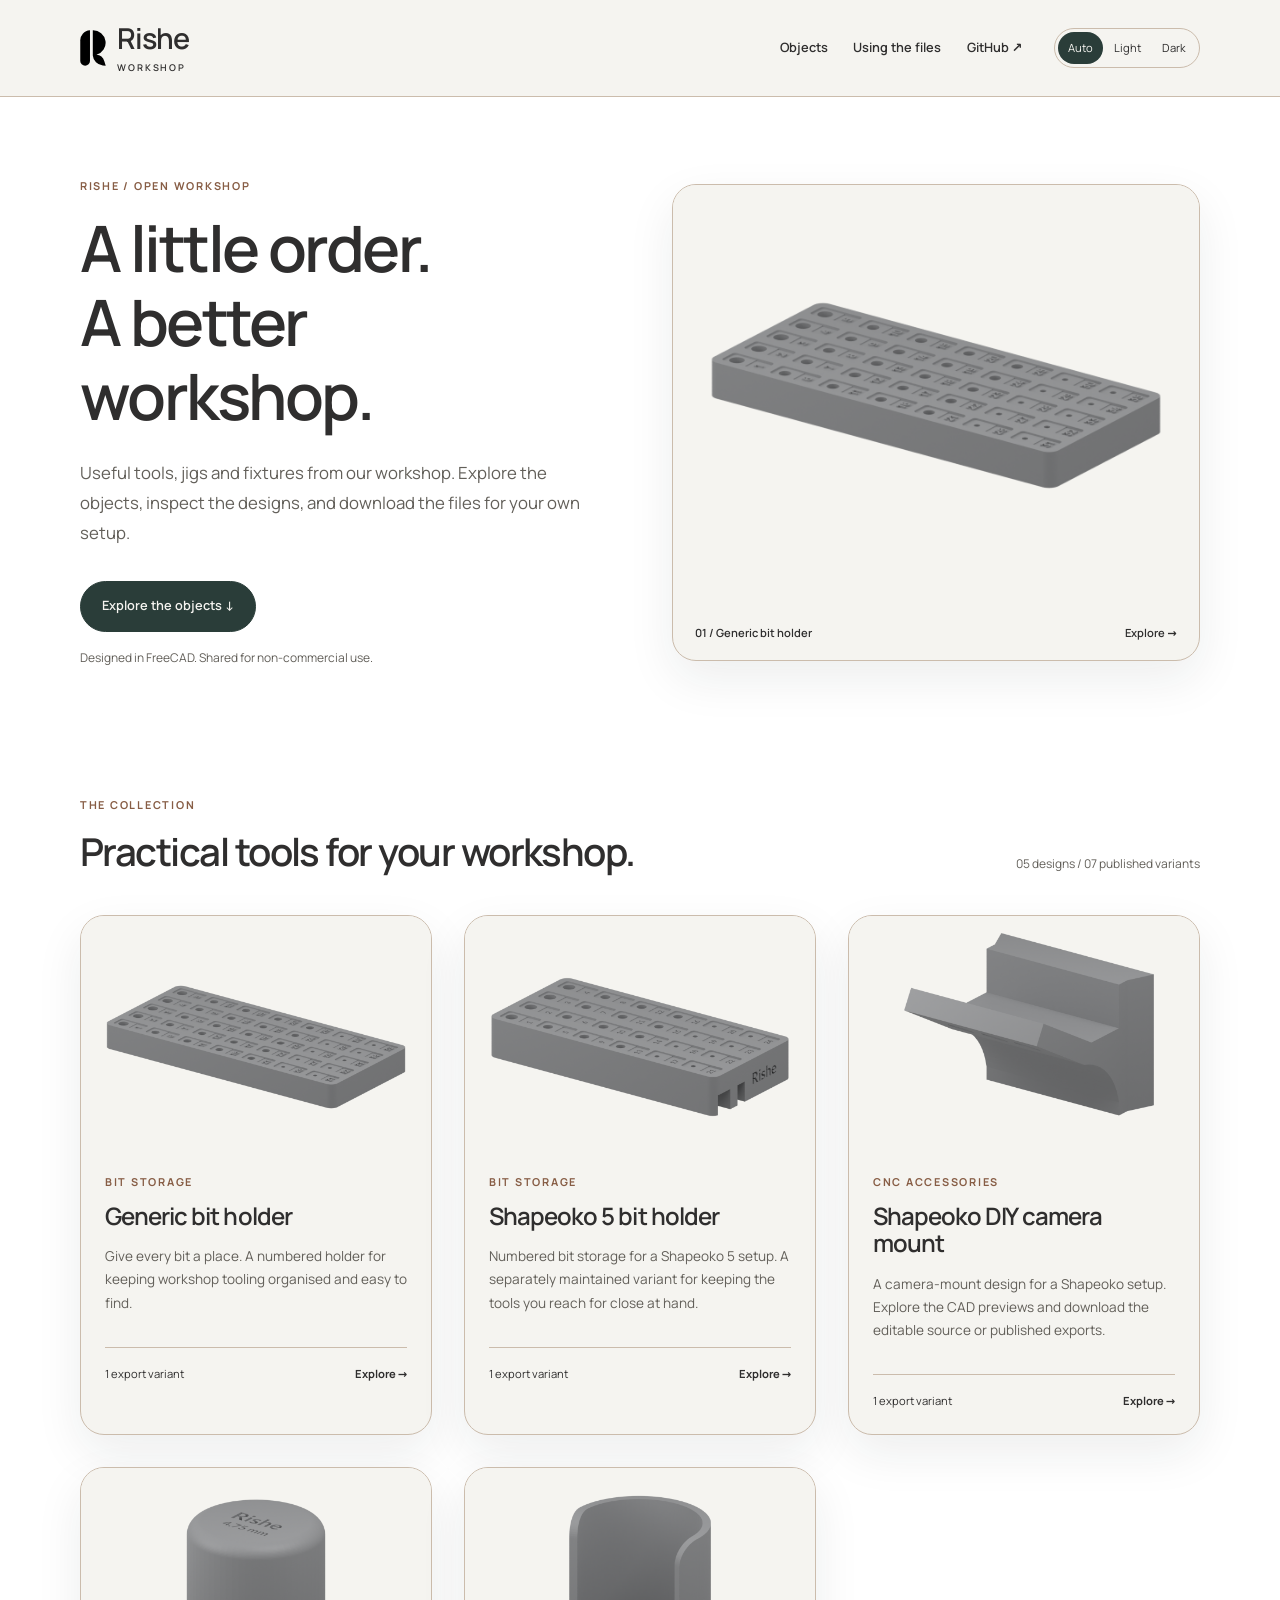
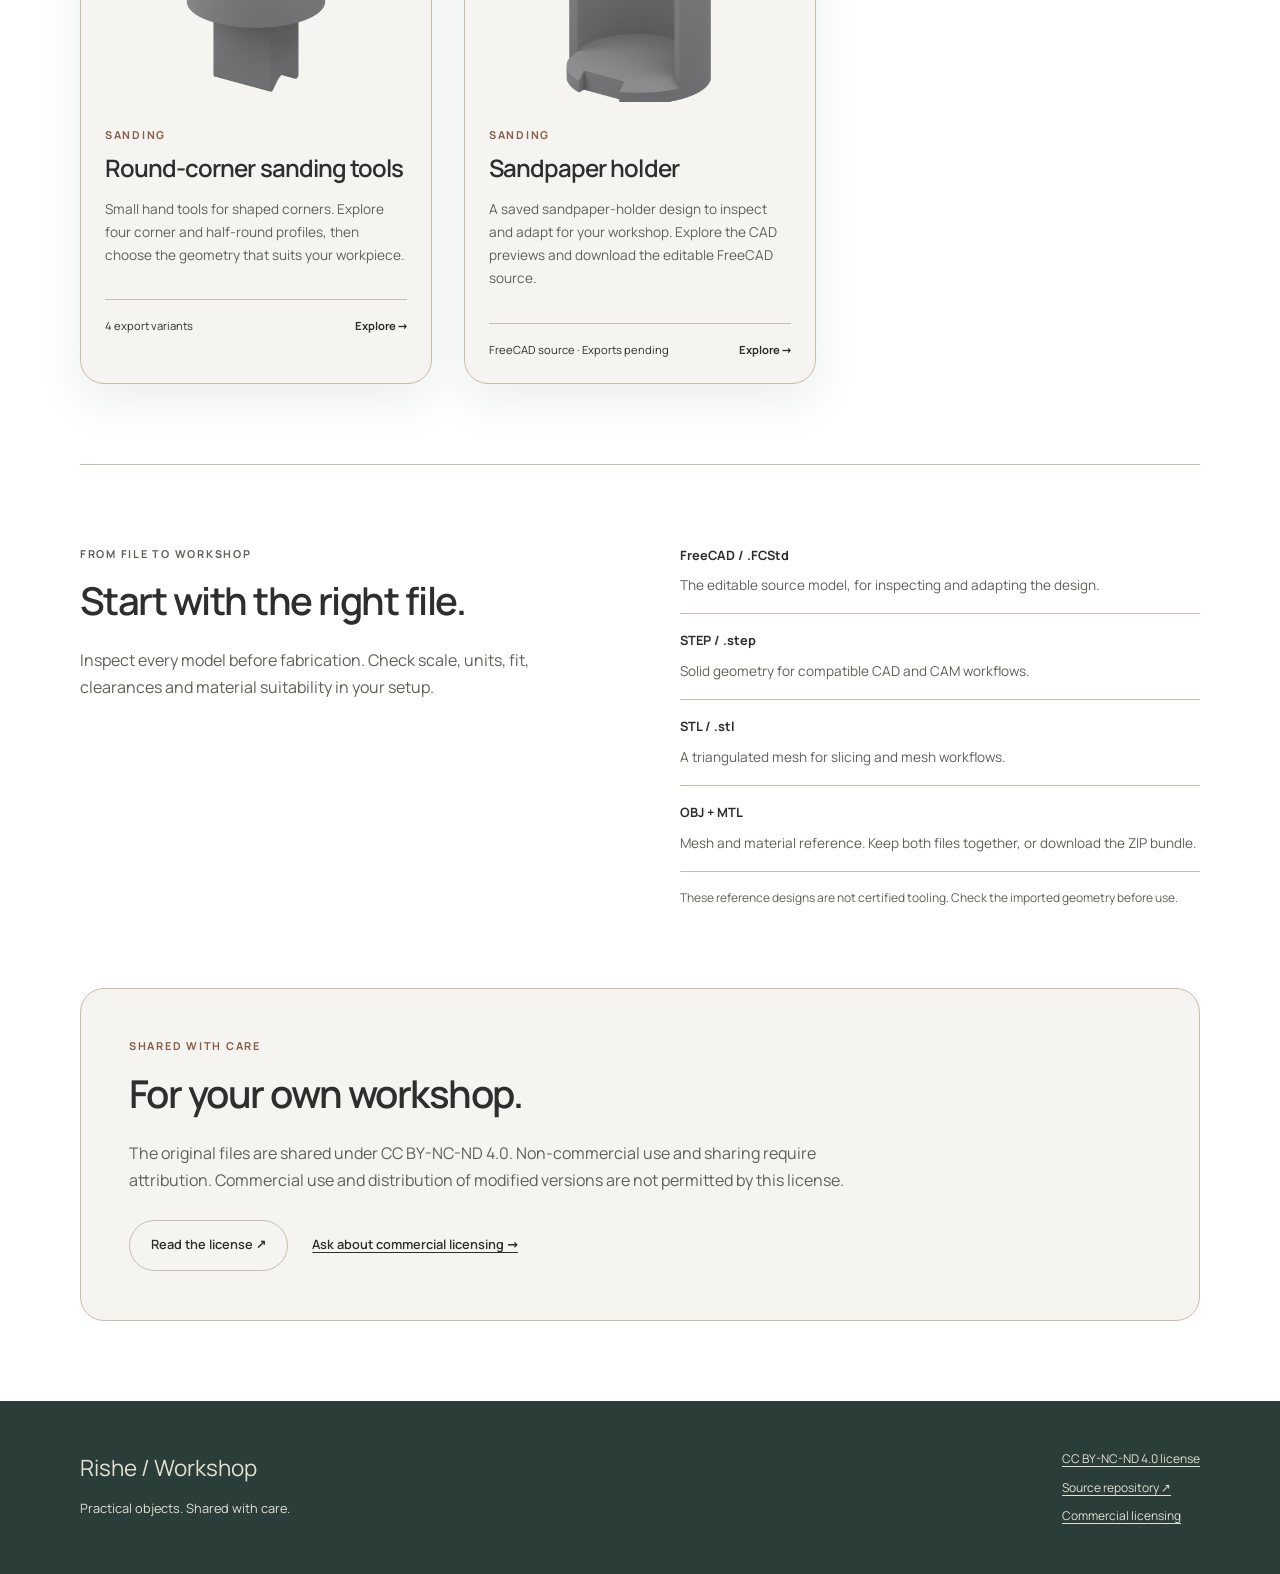
<file: index.html>
<!doctype html>
<html lang="en"><head><meta charset="utf-8"><meta name="viewport" content="width=device-width, initial-scale=1">
<title>Workshop tools &amp; free CAD downloads | Rishe Workshop</title><meta name="description" content="Explore Rishe workshop tools, bit holders, sanding tools and CNC accessories. Download FreeCAD sources and published STEP, STL and OBJ exports.">
<meta name="theme-color" content="#2a3d39"><meta property="og:title" content="Workshop tools &amp; free CAD downloads | Rishe Workshop"><meta property="og:description" content="Explore Rishe workshop tools, bit holders, sanding tools and CNC accessories. Download FreeCAD sources and published STEP, STL and OBJ exports."><meta property="og:type" content="website">
<link rel="icon" href="assets/logo.svg" type="image/svg+xml"><link rel="preload" href="assets/manrope-latin.woff2" as="font" type="font/woff2" crossorigin>
<link rel="stylesheet" href="assets/site.css"><script src="assets/theme.js"></script></head>
<body><a class="skip" href="#main">Skip to content</a><header><div class="editorial-container header-inner">
<a class="brand" href="index.html"><img src="assets/logo.svg" width="26" height="36" alt=""><span>Rishe<span class="brand-label">WORKSHOP</span></span></a>
<nav aria-label="Main navigation"><a href="index.html#collection">Objects</a><a href="index.html#using">Using the files</a><a href="https://github.com/rishehome/workshop-tools">GitHub ↗</a></nav>
<div class="themes" role="group" aria-label="Color theme" hidden><button data-theme="auto" aria-pressed="true">Auto</button><button data-theme="light" aria-pressed="false">Light</button><button data-theme="dark" aria-pressed="false">Dark</button></div></div></header>
<main id="main"><div class="editorial-container"><section class="hero"><div><p class="section-kicker">RISHE / OPEN WORKSHOP</p><h1>A little order.<br>A better workshop.</h1><p class="section-body">Useful tools, jigs and fixtures from our workshop. Explore the objects, inspect the designs, and download the files for your own setup.</p><a class="button" href="#collection">Explore the objects ↓</a><p class="hero-note">Designed in FreeCAD. Shared for non-commercial use.</p></div><a class="hero-media" href="objects/bit-holder-generic.html"><img src="files/bit-holder/generic/exports/var1-20mmd-with-numbers/renders/solid-three-quarter.png" alt="Generic numbered bit holder CAD preview" width="1200" height="800"><span>01 / Generic bit holder <span>Explore →</span></span></a></section><section id="collection" class="collection"><div class="section-heading"><div><p class="section-kicker">The collection</p><h2>Practical tools for your workshop.</h2></div><p>05 designs / 07 published variants</p></div><div class="object-grid"><article class="editorial-card"><a class="card-link" href="objects/bit-holder-generic.html"><div class="card-media"><img src="files/bit-holder/generic/exports/var1-20mmd-with-numbers/renders/solid-three-quarter.png" alt="Generic bit holder" loading="lazy" width="1200" height="800"></div><div class="card-copy"><p class="section-kicker">Bit storage</p><h3>Generic bit holder</h3><p>Give every bit a place. A numbered holder for keeping workshop tooling organised and easy to find.</p><div class="card-end"><span>1 export variant</span><span>Explore →</span></div></div></a></article><article class="editorial-card"><a class="card-link" href="objects/bit-holder-shapeoko-5.html"><div class="card-media"><img src="files/bit-holder/shapeoko-5/exports/var1-180mml-with-numbers/renders/solid-three-quarter.png" alt="Shapeoko 5 bit holder" loading="lazy" width="1200" height="800"></div><div class="card-copy"><p class="section-kicker">Bit storage</p><h3>Shapeoko 5 bit holder</h3><p>Numbered bit storage for a Shapeoko 5 setup. A separately maintained variant for keeping the tools you reach for close at hand.</p><div class="card-end"><span>1 export variant</span><span>Explore →</span></div></div></a></article><article class="editorial-card"><a class="card-link" href="objects/cnc-camera-mount-shapeoko-diy-mount.html"><div class="card-media"><img src="files/cnc/camera-mount/shapeoko-diy-mount/exports/var1-60deg-upward/renders/solid-three-quarter.png" alt="Shapeoko DIY camera mount" loading="lazy" width="1200" height="800"></div><div class="card-copy"><p class="section-kicker">CNC accessories</p><h3>Shapeoko DIY camera mount</h3><p>A camera-mount design for a Shapeoko setup. Explore the CAD previews and download the editable source or published exports.</p><div class="card-end"><span>1 export variant</span><span>Explore →</span></div></div></a></article><article class="editorial-card"><a class="card-link" href="objects/sanding-round-corner-sanding-tools.html"><div class="card-media"><img src="files/sanding/round-corner-sanding-tools/exports/var1-corner-4_75mm/renders/solid-three-quarter.png" alt="Round-corner sanding tools" loading="lazy" width="1200" height="800"></div><div class="card-copy"><p class="section-kicker">Sanding</p><h3>Round-corner sanding tools</h3><p>Small hand tools for shaped corners. Explore four corner and half-round profiles, then choose the geometry that suits your workpiece.</p><div class="card-end"><span>4 export variants</span><span>Explore →</span></div></div></a></article><article class="editorial-card"><a class="card-link" href="objects/sanding-sandpaper-holder.html"><div class="card-media"><img src="files/sanding/sandpaper-holder/main/object/renders/solid-three-quarter.png" alt="Sandpaper holder" loading="lazy" width="1200" height="800"></div><div class="card-copy"><p class="section-kicker">Sanding</p><h3>Sandpaper holder</h3><p>A saved sandpaper-holder design to inspect and adapt for your workshop. Explore the CAD previews and download the editable FreeCAD source.</p><div class="card-end"><span>FreeCAD source · Exports pending</span><span>Explore →</span></div></div></a></article></div></section><section id="using" class="using"><div><p class="section-kicker">From file to workshop</p><h2>Start with the right file.</h2><p>Inspect every model before fabrication. Check scale, units, fit, clearances and material suitability in your setup.</p></div><div><dl class="formats"><div><dt>FreeCAD / .FCStd</dt><dd>The editable source model, for inspecting and adapting the design.</dd></div><div><dt>STEP / .step</dt><dd>Solid geometry for compatible CAD and CAM workflows.</dd></div><div><dt>STL / .stl</dt><dd>A triangulated mesh for slicing and mesh workflows.</dd></div><div><dt>OBJ + MTL</dt><dd>Mesh and material reference. Keep both files together, or download the ZIP bundle.</dd></div></dl><p class="small">These reference designs are not certified tooling. Check the imported geometry before use.</p></div></section><section class="license"><p class="section-kicker">Shared with care</p><h2>For your own workshop.</h2><p>The original files are shared under CC BY-NC-ND 4.0. Non-commercial use and sharing require attribution. Commercial use and distribution of modified versions are not permitted by this license.</p><a class="button secondary" href="LICENSE.md">Read the license ↗</a><a class="text-link" href="mailto:info@rishehome.com">Ask about commercial licensing →</a></section></div></main><footer><div class="editorial-container footer-inner"><div><span class="footer-brand">Rishe / Workshop</span><p>Practical objects. Shared with care.</p></div><div><a href="LICENSE.md">CC BY-NC-ND 4.0 license</a><a href="https://github.com/rishehome/workshop-tools">Source repository ↗</a><a href="mailto:info@rishehome.com">Commercial licensing</a></div></div></footer></body></html>
</file>
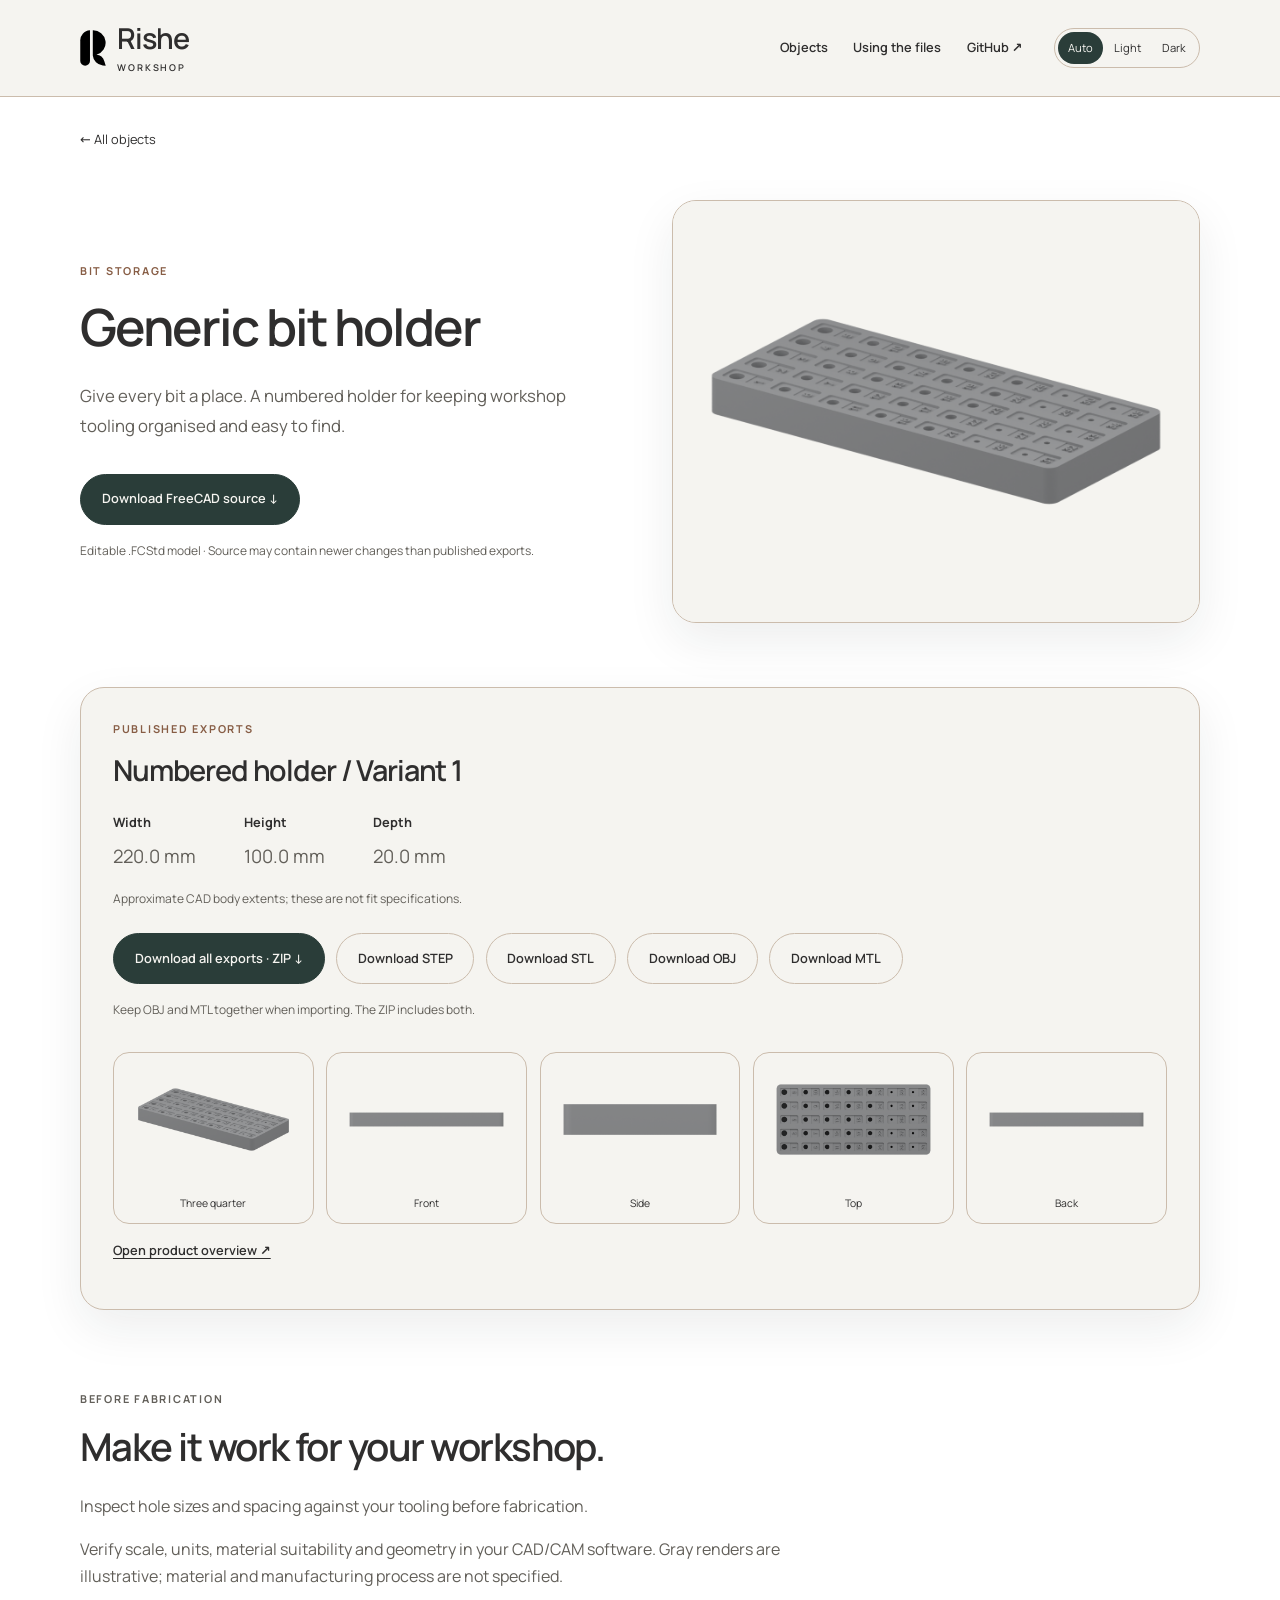
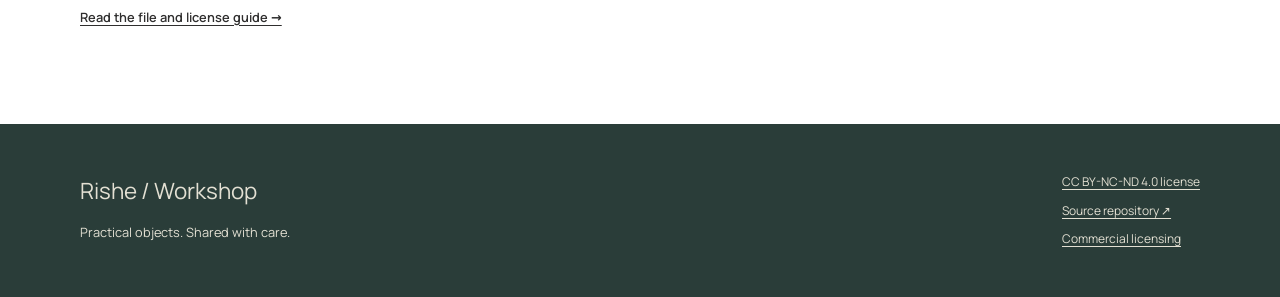
<file: objects/bit-holder-generic.html>
<!doctype html>
<html lang="en"><head><meta charset="utf-8"><meta name="viewport" content="width=device-width, initial-scale=1">
<title>Generic bit holder | Rishe Workshop</title><meta name="description" content="Give every bit a place. A numbered holder for keeping workshop tooling organised and easy to find.">
<meta name="theme-color" content="#2a3d39"><meta property="og:title" content="Generic bit holder | Rishe Workshop"><meta property="og:description" content="Give every bit a place. A numbered holder for keeping workshop tooling organised and easy to find."><meta property="og:type" content="website">
<link rel="icon" href="../assets/logo.svg" type="image/svg+xml"><link rel="preload" href="../assets/manrope-latin.woff2" as="font" type="font/woff2" crossorigin>
<link rel="stylesheet" href="../assets/site.css"><script src="../assets/theme.js"></script></head>
<body><a class="skip" href="#main">Skip to content</a><header><div class="editorial-container header-inner">
<a class="brand" href="../index.html"><img src="../assets/logo.svg" width="26" height="36" alt=""><span>Rishe<span class="brand-label">WORKSHOP</span></span></a>
<nav aria-label="Main navigation"><a href="../index.html#collection">Objects</a><a href="../index.html#using">Using the files</a><a href="https://github.com/rishehome/workshop-tools">GitHub ↗</a></nav>
<div class="themes" role="group" aria-label="Color theme" hidden><button data-theme="auto" aria-pressed="true">Auto</button><button data-theme="light" aria-pressed="false">Light</button><button data-theme="dark" aria-pressed="false">Dark</button></div></div></header>
<main id="main"><div class="editorial-container"><a class="back" href="../index.html#collection">← All objects</a><section class="detail-hero"><div><p class="section-kicker">Bit storage</p><h1>Generic bit holder</h1><p class="section-body">Give every bit a place. A numbered holder for keeping workshop tooling organised and easy to find.</p><a class="button" href="../files/bit-holder/generic/object.FCStd" download>Download FreeCAD source ↓</a><p class="small">Editable .FCStd model · Source may contain newer changes than published exports.</p></div><div class="detail-image"><img src="../files/bit-holder/generic/exports/var1-20mmd-with-numbers/renders/solid-three-quarter.png" alt="Generic bit holder" width="1200" height="800"></div></section><div class="variants"><section class="variant editorial-card"><p class="section-kicker">Published exports</p><h2>Numbered holder / Variant 1</h2><dl class="dimensions"><div><dt>Width</dt><dd>220.0 mm</dd></div><div><dt>Height</dt><dd>100.0 mm</dd></div><div><dt>Depth</dt><dd>20.0 mm</dd></div></dl><p class="small">Approximate CAD body extents; these are not fit specifications.</p><div class="downloads"><a class="button" href="../downloads/bit-holder-generic/var1-20mmd-with-numbers.zip" download>Download all exports · ZIP ↓</a><a class="button secondary" href="../files/bit-holder/generic/exports/var1-20mmd-with-numbers/object.step" download>Download STEP</a><a class="button secondary" href="../files/bit-holder/generic/exports/var1-20mmd-with-numbers/object.stl" download>Download STL</a><a class="button secondary" href="../files/bit-holder/generic/exports/var1-20mmd-with-numbers/object.obj" download>Download OBJ</a><a class="button secondary" href="../files/bit-holder/generic/exports/var1-20mmd-with-numbers/object.mtl" download>Download MTL</a></div><p class=small>Keep OBJ and MTL together when importing. The ZIP includes both.</p><div class=gallery><a class="view" href="../files/bit-holder/generic/exports/var1-20mmd-with-numbers/renders/solid-three-quarter.png"><img src="../files/bit-holder/generic/exports/var1-20mmd-with-numbers/renders/solid-three-quarter.png" alt="Generic bit holder — three quarter view" loading="lazy" width="1200" height="800"><span>Three quarter</span></a><a class="view" href="../files/bit-holder/generic/exports/var1-20mmd-with-numbers/renders/solid-front.png"><img src="../files/bit-holder/generic/exports/var1-20mmd-with-numbers/renders/solid-front.png" alt="Generic bit holder — front view" loading="lazy" width="1200" height="800"><span>Front</span></a><a class="view" href="../files/bit-holder/generic/exports/var1-20mmd-with-numbers/renders/solid-side.png"><img src="../files/bit-holder/generic/exports/var1-20mmd-with-numbers/renders/solid-side.png" alt="Generic bit holder — side view" loading="lazy" width="1200" height="800"><span>Side</span></a><a class="view" href="../files/bit-holder/generic/exports/var1-20mmd-with-numbers/renders/solid-top.png"><img src="../files/bit-holder/generic/exports/var1-20mmd-with-numbers/renders/solid-top.png" alt="Generic bit holder — top view" loading="lazy" width="1200" height="800"><span>Top</span></a><a class="view" href="../files/bit-holder/generic/exports/var1-20mmd-with-numbers/renders/solid-back.png"><img src="../files/bit-holder/generic/exports/var1-20mmd-with-numbers/renders/solid-back.png" alt="Generic bit holder — back view" loading="lazy" width="1200" height="800"><span>Back</span></a></div><a class="text-link" href="../files/bit-holder/generic/exports/var1-20mmd-with-numbers/overview/product-overview.png">Open product overview ↗</a></section></div><section class="before"><p class="section-kicker">Before fabrication</p><h2>Make it work for your workshop.</h2><p>Inspect hole sizes and spacing against your tooling before fabrication.</p><p>Verify scale, units, material suitability and geometry in your CAD/CAM software. Gray renders are illustrative; material and manufacturing process are not specified.</p><a class="text-link" href="../index.html#using">Read the file and license guide →</a></section></div></main><footer><div class="editorial-container footer-inner"><div><span class="footer-brand">Rishe / Workshop</span><p>Practical objects. Shared with care.</p></div><div><a href="../LICENSE.md">CC BY-NC-ND 4.0 license</a><a href="https://github.com/rishehome/workshop-tools">Source repository ↗</a><a href="mailto:info@rishehome.com">Commercial licensing</a></div></div></footer></body></html>
</file>
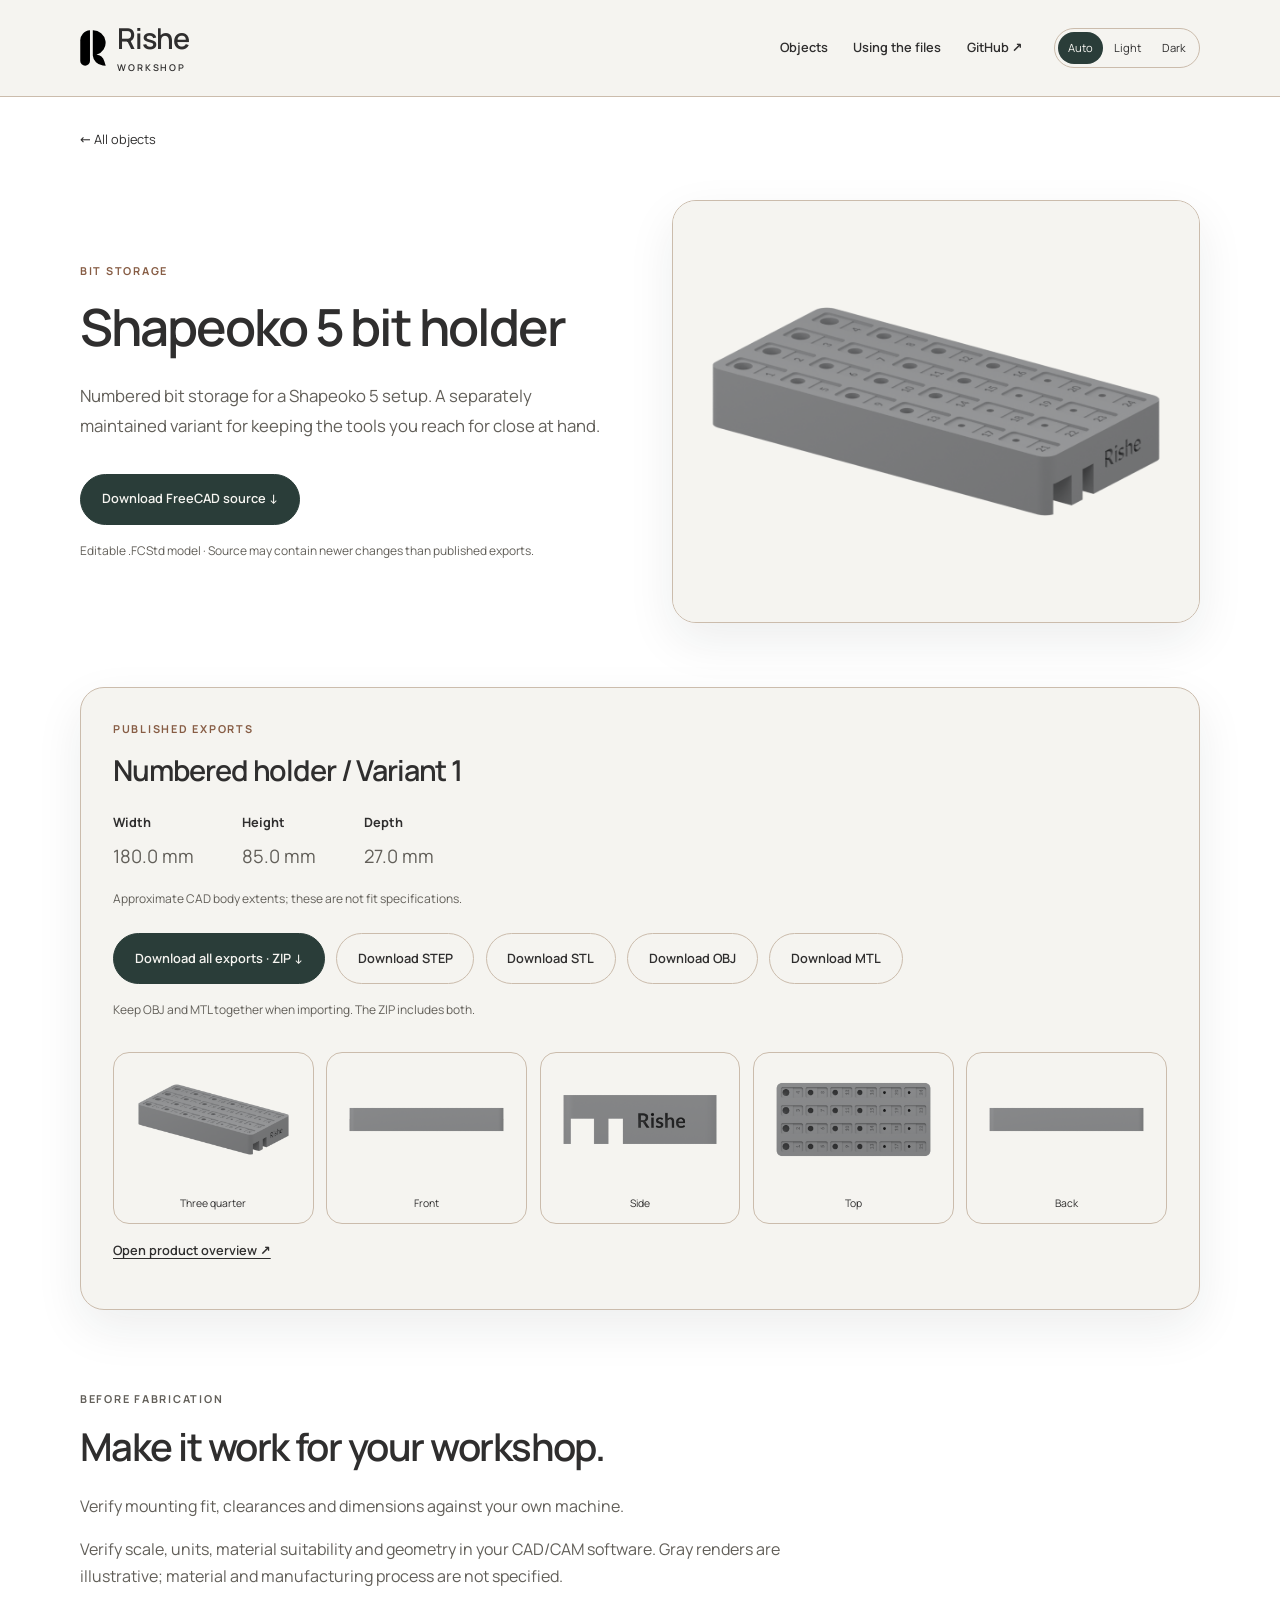
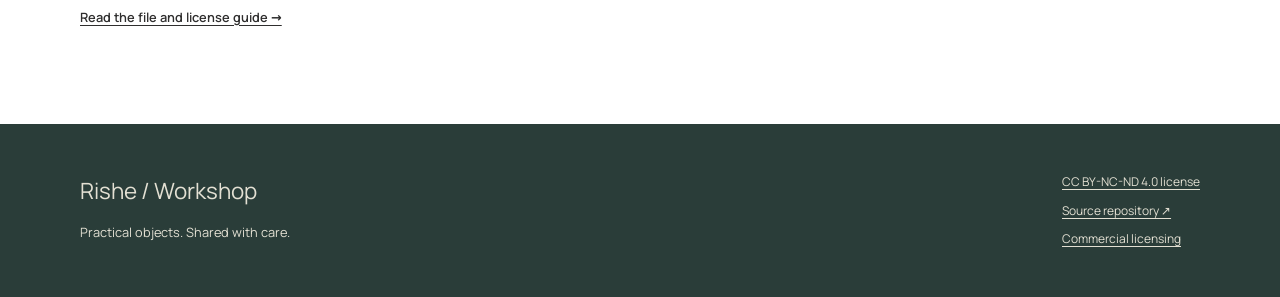
<file: objects/bit-holder-shapeoko-5.html>
<!doctype html>
<html lang="en"><head><meta charset="utf-8"><meta name="viewport" content="width=device-width, initial-scale=1">
<title>Shapeoko 5 bit holder | Rishe Workshop</title><meta name="description" content="Numbered bit storage for a Shapeoko 5 setup. A separately maintained variant for keeping the tools you reach for close at hand.">
<meta name="theme-color" content="#2a3d39"><meta property="og:title" content="Shapeoko 5 bit holder | Rishe Workshop"><meta property="og:description" content="Numbered bit storage for a Shapeoko 5 setup. A separately maintained variant for keeping the tools you reach for close at hand."><meta property="og:type" content="website">
<link rel="icon" href="../assets/logo.svg" type="image/svg+xml"><link rel="preload" href="../assets/manrope-latin.woff2" as="font" type="font/woff2" crossorigin>
<link rel="stylesheet" href="../assets/site.css"><script src="../assets/theme.js"></script></head>
<body><a class="skip" href="#main">Skip to content</a><header><div class="editorial-container header-inner">
<a class="brand" href="../index.html"><img src="../assets/logo.svg" width="26" height="36" alt=""><span>Rishe<span class="brand-label">WORKSHOP</span></span></a>
<nav aria-label="Main navigation"><a href="../index.html#collection">Objects</a><a href="../index.html#using">Using the files</a><a href="https://github.com/rishehome/workshop-tools">GitHub ↗</a></nav>
<div class="themes" role="group" aria-label="Color theme" hidden><button data-theme="auto" aria-pressed="true">Auto</button><button data-theme="light" aria-pressed="false">Light</button><button data-theme="dark" aria-pressed="false">Dark</button></div></div></header>
<main id="main"><div class="editorial-container"><a class="back" href="../index.html#collection">← All objects</a><section class="detail-hero"><div><p class="section-kicker">Bit storage</p><h1>Shapeoko 5 bit holder</h1><p class="section-body">Numbered bit storage for a Shapeoko 5 setup. A separately maintained variant for keeping the tools you reach for close at hand.</p><a class="button" href="../files/bit-holder/shapeoko-5/object.FCStd" download>Download FreeCAD source ↓</a><p class="small">Editable .FCStd model · Source may contain newer changes than published exports.</p></div><div class="detail-image"><img src="../files/bit-holder/shapeoko-5/exports/var1-180mml-with-numbers/renders/solid-three-quarter.png" alt="Shapeoko 5 bit holder" width="1200" height="800"></div></section><div class="variants"><section class="variant editorial-card"><p class="section-kicker">Published exports</p><h2>Numbered holder / Variant 1</h2><dl class="dimensions"><div><dt>Width</dt><dd>180.0 mm</dd></div><div><dt>Height</dt><dd>85.0 mm</dd></div><div><dt>Depth</dt><dd>27.0 mm</dd></div></dl><p class="small">Approximate CAD body extents; these are not fit specifications.</p><div class="downloads"><a class="button" href="../downloads/bit-holder-shapeoko-5/var1-180mml-with-numbers.zip" download>Download all exports · ZIP ↓</a><a class="button secondary" href="../files/bit-holder/shapeoko-5/exports/var1-180mml-with-numbers/object.step" download>Download STEP</a><a class="button secondary" href="../files/bit-holder/shapeoko-5/exports/var1-180mml-with-numbers/object.stl" download>Download STL</a><a class="button secondary" href="../files/bit-holder/shapeoko-5/exports/var1-180mml-with-numbers/object.obj" download>Download OBJ</a><a class="button secondary" href="../files/bit-holder/shapeoko-5/exports/var1-180mml-with-numbers/object.mtl" download>Download MTL</a></div><p class=small>Keep OBJ and MTL together when importing. The ZIP includes both.</p><div class=gallery><a class="view" href="../files/bit-holder/shapeoko-5/exports/var1-180mml-with-numbers/renders/solid-three-quarter.png"><img src="../files/bit-holder/shapeoko-5/exports/var1-180mml-with-numbers/renders/solid-three-quarter.png" alt="Shapeoko 5 bit holder — three quarter view" loading="lazy" width="1200" height="800"><span>Three quarter</span></a><a class="view" href="../files/bit-holder/shapeoko-5/exports/var1-180mml-with-numbers/renders/solid-front.png"><img src="../files/bit-holder/shapeoko-5/exports/var1-180mml-with-numbers/renders/solid-front.png" alt="Shapeoko 5 bit holder — front view" loading="lazy" width="1200" height="800"><span>Front</span></a><a class="view" href="../files/bit-holder/shapeoko-5/exports/var1-180mml-with-numbers/renders/solid-side.png"><img src="../files/bit-holder/shapeoko-5/exports/var1-180mml-with-numbers/renders/solid-side.png" alt="Shapeoko 5 bit holder — side view" loading="lazy" width="1200" height="800"><span>Side</span></a><a class="view" href="../files/bit-holder/shapeoko-5/exports/var1-180mml-with-numbers/renders/solid-top.png"><img src="../files/bit-holder/shapeoko-5/exports/var1-180mml-with-numbers/renders/solid-top.png" alt="Shapeoko 5 bit holder — top view" loading="lazy" width="1200" height="800"><span>Top</span></a><a class="view" href="../files/bit-holder/shapeoko-5/exports/var1-180mml-with-numbers/renders/solid-back.png"><img src="../files/bit-holder/shapeoko-5/exports/var1-180mml-with-numbers/renders/solid-back.png" alt="Shapeoko 5 bit holder — back view" loading="lazy" width="1200" height="800"><span>Back</span></a></div><a class="text-link" href="../files/bit-holder/shapeoko-5/exports/var1-180mml-with-numbers/overview/product-overview.png">Open product overview ↗</a></section></div><section class="before"><p class="section-kicker">Before fabrication</p><h2>Make it work for your workshop.</h2><p>Verify mounting fit, clearances and dimensions against your own machine.</p><p>Verify scale, units, material suitability and geometry in your CAD/CAM software. Gray renders are illustrative; material and manufacturing process are not specified.</p><a class="text-link" href="../index.html#using">Read the file and license guide →</a></section></div></main><footer><div class="editorial-container footer-inner"><div><span class="footer-brand">Rishe / Workshop</span><p>Practical objects. Shared with care.</p></div><div><a href="../LICENSE.md">CC BY-NC-ND 4.0 license</a><a href="https://github.com/rishehome/workshop-tools">Source repository ↗</a><a href="mailto:info@rishehome.com">Commercial licensing</a></div></div></footer></body></html>
</file>
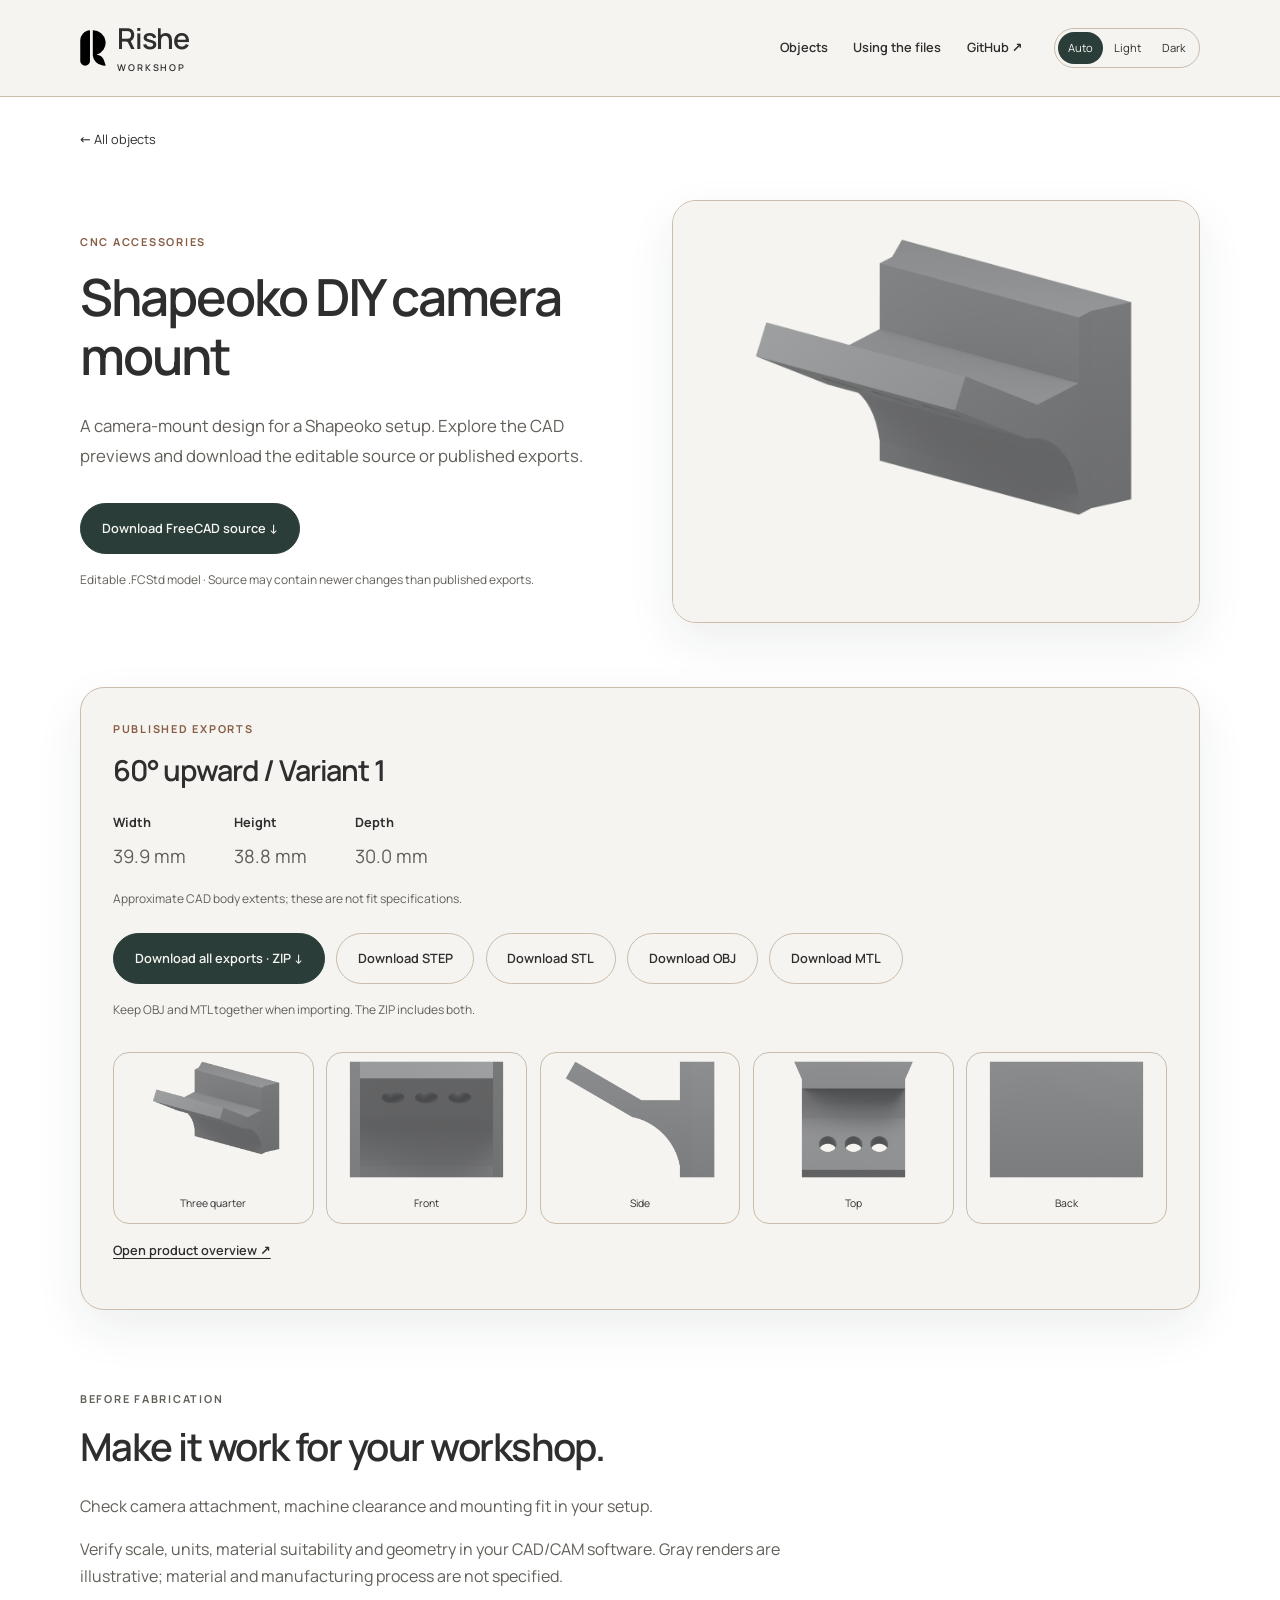
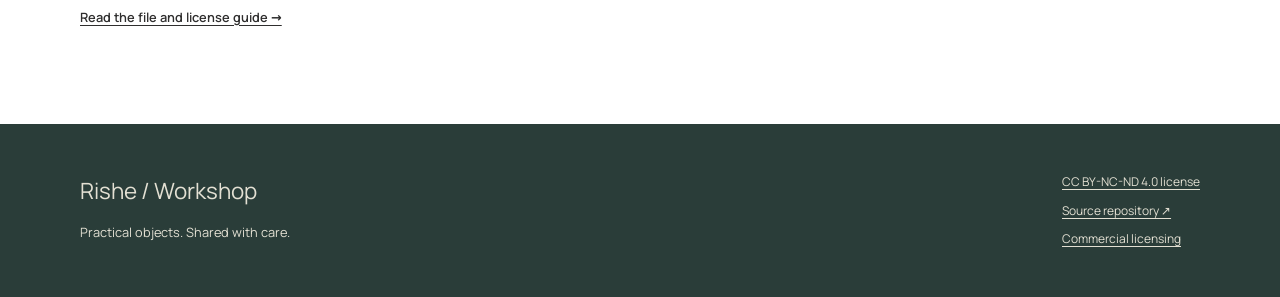
<file: objects/cnc-camera-mount-shapeoko-diy-mount.html>
<!doctype html>
<html lang="en"><head><meta charset="utf-8"><meta name="viewport" content="width=device-width, initial-scale=1">
<title>Shapeoko DIY camera mount | Rishe Workshop</title><meta name="description" content="A camera-mount design for a Shapeoko setup. Explore the CAD previews and download the editable source or published exports.">
<meta name="theme-color" content="#2a3d39"><meta property="og:title" content="Shapeoko DIY camera mount | Rishe Workshop"><meta property="og:description" content="A camera-mount design for a Shapeoko setup. Explore the CAD previews and download the editable source or published exports."><meta property="og:type" content="website">
<link rel="icon" href="../assets/logo.svg" type="image/svg+xml"><link rel="preload" href="../assets/manrope-latin.woff2" as="font" type="font/woff2" crossorigin>
<link rel="stylesheet" href="../assets/site.css"><script src="../assets/theme.js"></script></head>
<body><a class="skip" href="#main">Skip to content</a><header><div class="editorial-container header-inner">
<a class="brand" href="../index.html"><img src="../assets/logo.svg" width="26" height="36" alt=""><span>Rishe<span class="brand-label">WORKSHOP</span></span></a>
<nav aria-label="Main navigation"><a href="../index.html#collection">Objects</a><a href="../index.html#using">Using the files</a><a href="https://github.com/rishehome/workshop-tools">GitHub ↗</a></nav>
<div class="themes" role="group" aria-label="Color theme" hidden><button data-theme="auto" aria-pressed="true">Auto</button><button data-theme="light" aria-pressed="false">Light</button><button data-theme="dark" aria-pressed="false">Dark</button></div></div></header>
<main id="main"><div class="editorial-container"><a class="back" href="../index.html#collection">← All objects</a><section class="detail-hero"><div><p class="section-kicker">CNC accessories</p><h1>Shapeoko DIY camera mount</h1><p class="section-body">A camera-mount design for a Shapeoko setup. Explore the CAD previews and download the editable source or published exports.</p><a class="button" href="../files/cnc/camera-mount/shapeoko-diy-mount/object.FCStd" download>Download FreeCAD source ↓</a><p class="small">Editable .FCStd model · Source may contain newer changes than published exports.</p></div><div class="detail-image"><img src="../files/cnc/camera-mount/shapeoko-diy-mount/exports/var1-60deg-upward/renders/solid-three-quarter.png" alt="Shapeoko DIY camera mount" width="1200" height="800"></div></section><div class="variants"><section class="variant editorial-card"><p class="section-kicker">Published exports</p><h2>60° upward / Variant 1</h2><dl class="dimensions"><div><dt>Width</dt><dd>39.9 mm</dd></div><div><dt>Height</dt><dd>38.8 mm</dd></div><div><dt>Depth</dt><dd>30.0 mm</dd></div></dl><p class="small">Approximate CAD body extents; these are not fit specifications.</p><div class="downloads"><a class="button" href="../downloads/cnc-camera-mount-shapeoko-diy-mount/var1-60deg-upward.zip" download>Download all exports · ZIP ↓</a><a class="button secondary" href="../files/cnc/camera-mount/shapeoko-diy-mount/exports/var1-60deg-upward/object.step" download>Download STEP</a><a class="button secondary" href="../files/cnc/camera-mount/shapeoko-diy-mount/exports/var1-60deg-upward/object.stl" download>Download STL</a><a class="button secondary" href="../files/cnc/camera-mount/shapeoko-diy-mount/exports/var1-60deg-upward/object.obj" download>Download OBJ</a><a class="button secondary" href="../files/cnc/camera-mount/shapeoko-diy-mount/exports/var1-60deg-upward/object.mtl" download>Download MTL</a></div><p class=small>Keep OBJ and MTL together when importing. The ZIP includes both.</p><div class=gallery><a class="view" href="../files/cnc/camera-mount/shapeoko-diy-mount/exports/var1-60deg-upward/renders/solid-three-quarter.png"><img src="../files/cnc/camera-mount/shapeoko-diy-mount/exports/var1-60deg-upward/renders/solid-three-quarter.png" alt="Shapeoko DIY camera mount — three quarter view" loading="lazy" width="1200" height="800"><span>Three quarter</span></a><a class="view" href="../files/cnc/camera-mount/shapeoko-diy-mount/exports/var1-60deg-upward/renders/solid-front.png"><img src="../files/cnc/camera-mount/shapeoko-diy-mount/exports/var1-60deg-upward/renders/solid-front.png" alt="Shapeoko DIY camera mount — front view" loading="lazy" width="1200" height="800"><span>Front</span></a><a class="view" href="../files/cnc/camera-mount/shapeoko-diy-mount/exports/var1-60deg-upward/renders/solid-side.png"><img src="../files/cnc/camera-mount/shapeoko-diy-mount/exports/var1-60deg-upward/renders/solid-side.png" alt="Shapeoko DIY camera mount — side view" loading="lazy" width="1200" height="800"><span>Side</span></a><a class="view" href="../files/cnc/camera-mount/shapeoko-diy-mount/exports/var1-60deg-upward/renders/solid-top.png"><img src="../files/cnc/camera-mount/shapeoko-diy-mount/exports/var1-60deg-upward/renders/solid-top.png" alt="Shapeoko DIY camera mount — top view" loading="lazy" width="1200" height="800"><span>Top</span></a><a class="view" href="../files/cnc/camera-mount/shapeoko-diy-mount/exports/var1-60deg-upward/renders/solid-back.png"><img src="../files/cnc/camera-mount/shapeoko-diy-mount/exports/var1-60deg-upward/renders/solid-back.png" alt="Shapeoko DIY camera mount — back view" loading="lazy" width="1200" height="800"><span>Back</span></a></div><a class="text-link" href="../files/cnc/camera-mount/shapeoko-diy-mount/exports/var1-60deg-upward/overview/product-overview.png">Open product overview ↗</a></section></div><section class="before"><p class="section-kicker">Before fabrication</p><h2>Make it work for your workshop.</h2><p>Check camera attachment, machine clearance and mounting fit in your setup.</p><p>Verify scale, units, material suitability and geometry in your CAD/CAM software. Gray renders are illustrative; material and manufacturing process are not specified.</p><a class="text-link" href="../index.html#using">Read the file and license guide →</a></section></div></main><footer><div class="editorial-container footer-inner"><div><span class="footer-brand">Rishe / Workshop</span><p>Practical objects. Shared with care.</p></div><div><a href="../LICENSE.md">CC BY-NC-ND 4.0 license</a><a href="https://github.com/rishehome/workshop-tools">Source repository ↗</a><a href="mailto:info@rishehome.com">Commercial licensing</a></div></div></footer></body></html>
</file>
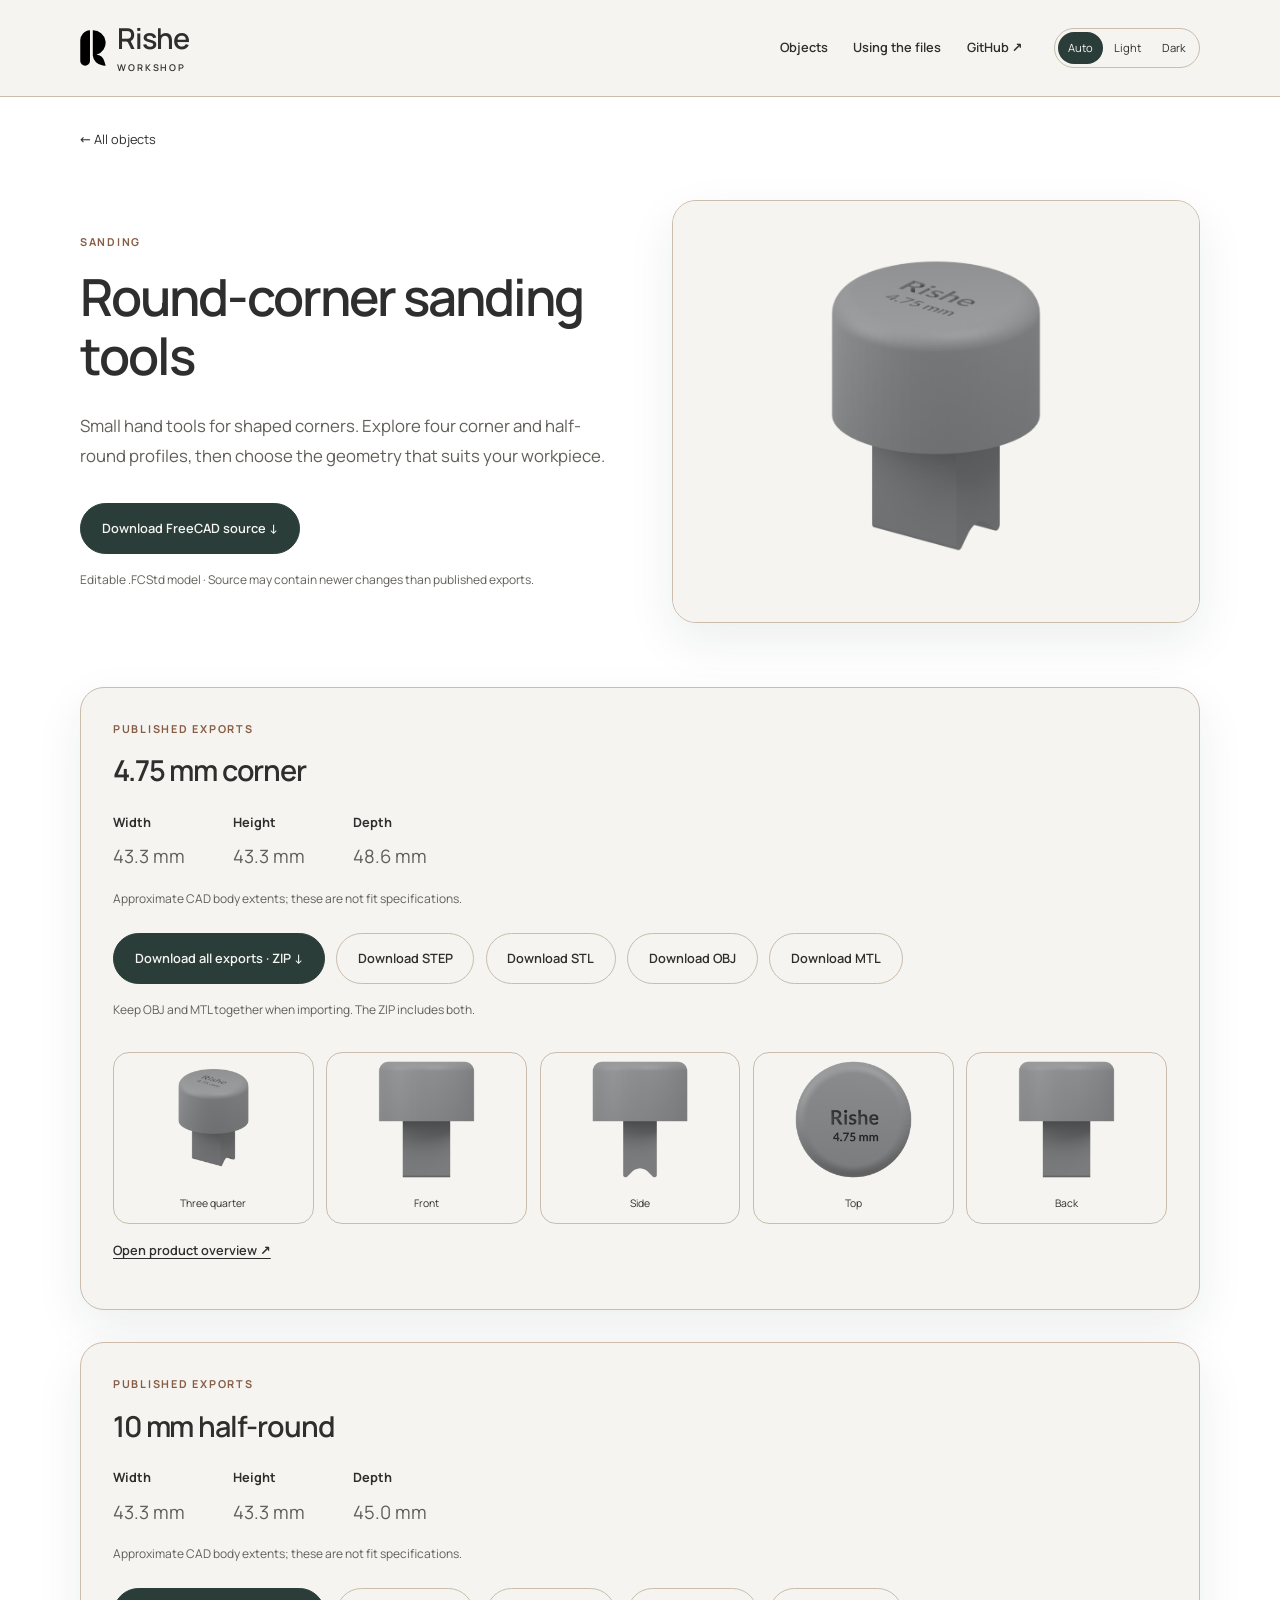
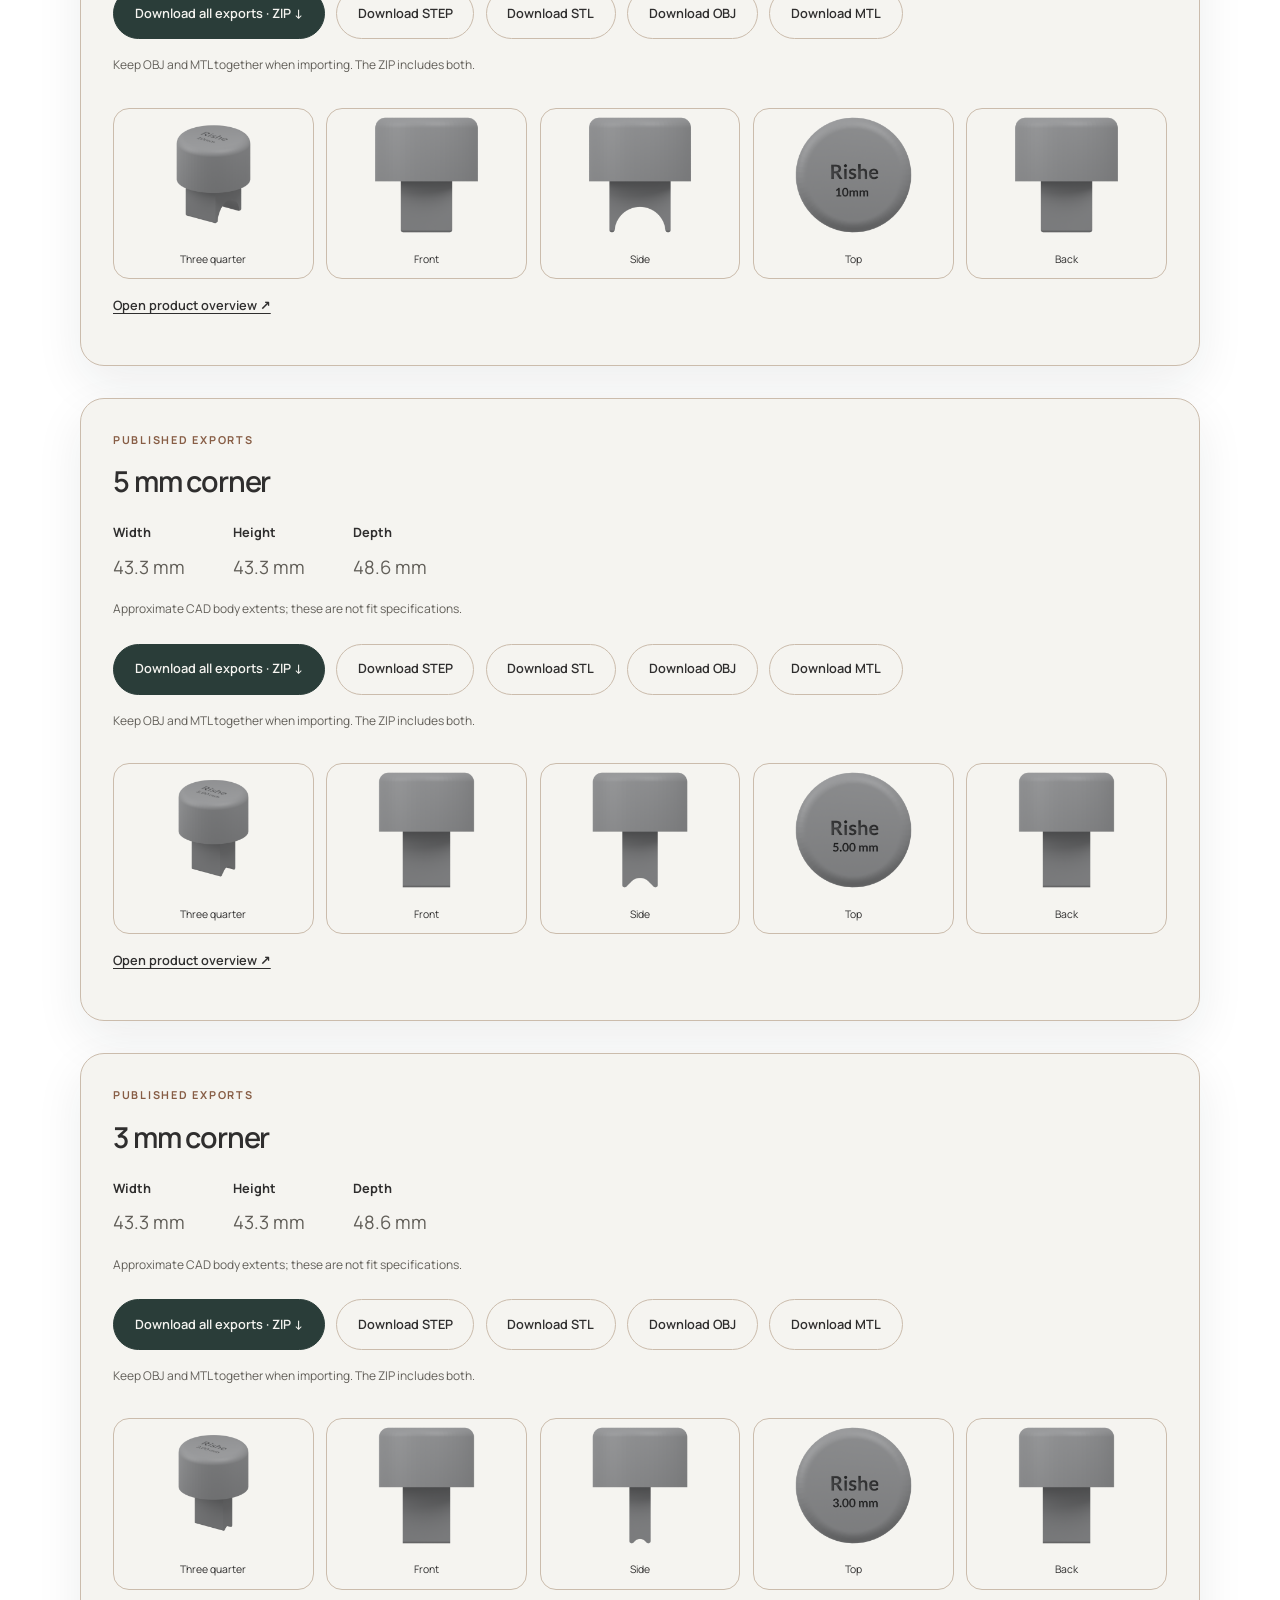
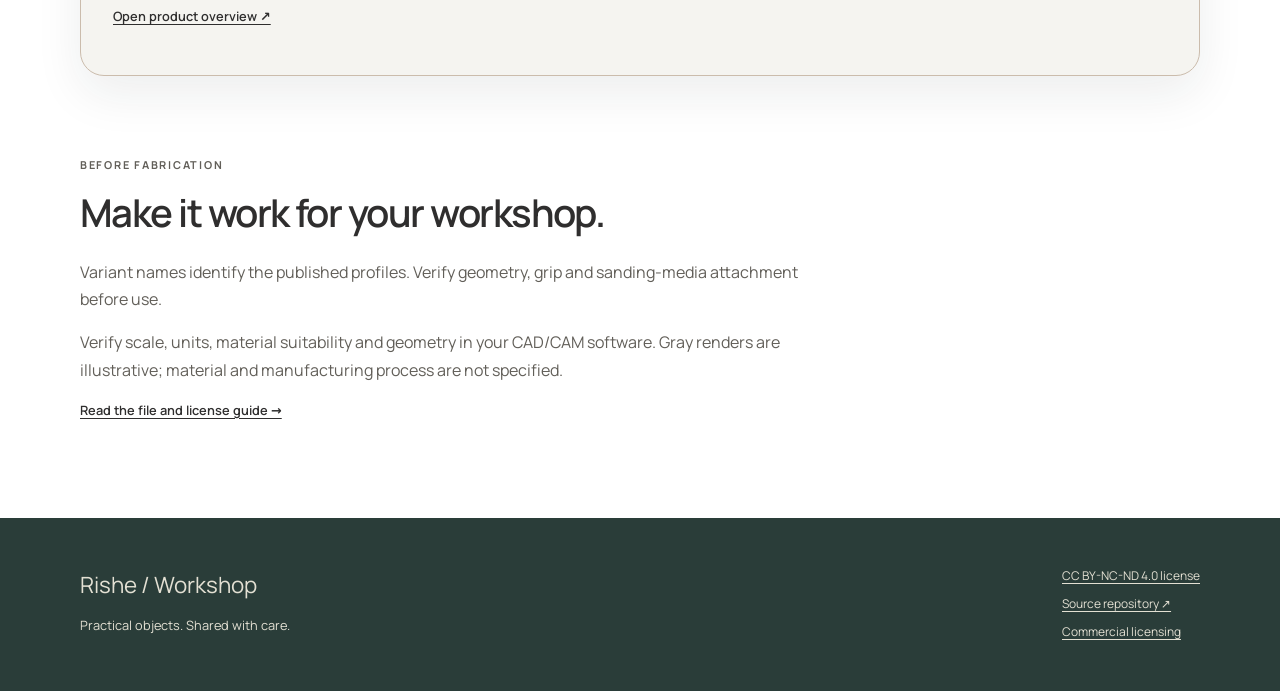
<file: objects/sanding-round-corner-sanding-tools.html>
<!doctype html>
<html lang="en"><head><meta charset="utf-8"><meta name="viewport" content="width=device-width, initial-scale=1">
<title>Round-corner sanding tools | Rishe Workshop</title><meta name="description" content="Small hand tools for shaped corners. Explore four corner and half-round profiles, then choose the geometry that suits your workpiece.">
<meta name="theme-color" content="#2a3d39"><meta property="og:title" content="Round-corner sanding tools | Rishe Workshop"><meta property="og:description" content="Small hand tools for shaped corners. Explore four corner and half-round profiles, then choose the geometry that suits your workpiece."><meta property="og:type" content="website">
<link rel="icon" href="../assets/logo.svg" type="image/svg+xml"><link rel="preload" href="../assets/manrope-latin.woff2" as="font" type="font/woff2" crossorigin>
<link rel="stylesheet" href="../assets/site.css"><script src="../assets/theme.js"></script></head>
<body><a class="skip" href="#main">Skip to content</a><header><div class="editorial-container header-inner">
<a class="brand" href="../index.html"><img src="../assets/logo.svg" width="26" height="36" alt=""><span>Rishe<span class="brand-label">WORKSHOP</span></span></a>
<nav aria-label="Main navigation"><a href="../index.html#collection">Objects</a><a href="../index.html#using">Using the files</a><a href="https://github.com/rishehome/workshop-tools">GitHub ↗</a></nav>
<div class="themes" role="group" aria-label="Color theme" hidden><button data-theme="auto" aria-pressed="true">Auto</button><button data-theme="light" aria-pressed="false">Light</button><button data-theme="dark" aria-pressed="false">Dark</button></div></div></header>
<main id="main"><div class="editorial-container"><a class="back" href="../index.html#collection">← All objects</a><section class="detail-hero"><div><p class="section-kicker">Sanding</p><h1>Round-corner sanding tools</h1><p class="section-body">Small hand tools for shaped corners. Explore four corner and half-round profiles, then choose the geometry that suits your workpiece.</p><a class="button" href="../files/sanding/round-corner-sanding-tools/object.FCStd" download>Download FreeCAD source ↓</a><p class="small">Editable .FCStd model · Source may contain newer changes than published exports.</p></div><div class="detail-image"><img src="../files/sanding/round-corner-sanding-tools/exports/var1-corner-4_75mm/renders/solid-three-quarter.png" alt="Round-corner sanding tools" width="1200" height="800"></div></section><div class="variants"><section class="variant editorial-card"><p class="section-kicker">Published exports</p><h2>4.75 mm corner</h2><dl class="dimensions"><div><dt>Width</dt><dd>43.3 mm</dd></div><div><dt>Height</dt><dd>43.3 mm</dd></div><div><dt>Depth</dt><dd>48.6 mm</dd></div></dl><p class="small">Approximate CAD body extents; these are not fit specifications.</p><div class="downloads"><a class="button" href="../downloads/sanding-round-corner-sanding-tools/var1-corner-4_75mm.zip" download>Download all exports · ZIP ↓</a><a class="button secondary" href="../files/sanding/round-corner-sanding-tools/exports/var1-corner-4_75mm/object.step" download>Download STEP</a><a class="button secondary" href="../files/sanding/round-corner-sanding-tools/exports/var1-corner-4_75mm/object.stl" download>Download STL</a><a class="button secondary" href="../files/sanding/round-corner-sanding-tools/exports/var1-corner-4_75mm/object.obj" download>Download OBJ</a><a class="button secondary" href="../files/sanding/round-corner-sanding-tools/exports/var1-corner-4_75mm/object.mtl" download>Download MTL</a></div><p class=small>Keep OBJ and MTL together when importing. The ZIP includes both.</p><div class=gallery><a class="view" href="../files/sanding/round-corner-sanding-tools/exports/var1-corner-4_75mm/renders/solid-three-quarter.png"><img src="../files/sanding/round-corner-sanding-tools/exports/var1-corner-4_75mm/renders/solid-three-quarter.png" alt="Round-corner sanding tools — three quarter view" loading="lazy" width="1200" height="800"><span>Three quarter</span></a><a class="view" href="../files/sanding/round-corner-sanding-tools/exports/var1-corner-4_75mm/renders/solid-front.png"><img src="../files/sanding/round-corner-sanding-tools/exports/var1-corner-4_75mm/renders/solid-front.png" alt="Round-corner sanding tools — front view" loading="lazy" width="1200" height="800"><span>Front</span></a><a class="view" href="../files/sanding/round-corner-sanding-tools/exports/var1-corner-4_75mm/renders/solid-side.png"><img src="../files/sanding/round-corner-sanding-tools/exports/var1-corner-4_75mm/renders/solid-side.png" alt="Round-corner sanding tools — side view" loading="lazy" width="1200" height="800"><span>Side</span></a><a class="view" href="../files/sanding/round-corner-sanding-tools/exports/var1-corner-4_75mm/renders/solid-top.png"><img src="../files/sanding/round-corner-sanding-tools/exports/var1-corner-4_75mm/renders/solid-top.png" alt="Round-corner sanding tools — top view" loading="lazy" width="1200" height="800"><span>Top</span></a><a class="view" href="../files/sanding/round-corner-sanding-tools/exports/var1-corner-4_75mm/renders/solid-back.png"><img src="../files/sanding/round-corner-sanding-tools/exports/var1-corner-4_75mm/renders/solid-back.png" alt="Round-corner sanding tools — back view" loading="lazy" width="1200" height="800"><span>Back</span></a></div><a class="text-link" href="../files/sanding/round-corner-sanding-tools/exports/var1-corner-4_75mm/overview/product-overview.png">Open product overview ↗</a></section><section class="variant editorial-card"><p class="section-kicker">Published exports</p><h2>10 mm half-round</h2><dl class="dimensions"><div><dt>Width</dt><dd>43.3 mm</dd></div><div><dt>Height</dt><dd>43.3 mm</dd></div><div><dt>Depth</dt><dd>45.0 mm</dd></div></dl><p class="small">Approximate CAD body extents; these are not fit specifications.</p><div class="downloads"><a class="button" href="../downloads/sanding-round-corner-sanding-tools/var2-half-10mm.zip" download>Download all exports · ZIP ↓</a><a class="button secondary" href="../files/sanding/round-corner-sanding-tools/exports/var2-half-10mm/object.step" download>Download STEP</a><a class="button secondary" href="../files/sanding/round-corner-sanding-tools/exports/var2-half-10mm/object.stl" download>Download STL</a><a class="button secondary" href="../files/sanding/round-corner-sanding-tools/exports/var2-half-10mm/object.obj" download>Download OBJ</a><a class="button secondary" href="../files/sanding/round-corner-sanding-tools/exports/var2-half-10mm/object.mtl" download>Download MTL</a></div><p class=small>Keep OBJ and MTL together when importing. The ZIP includes both.</p><div class=gallery><a class="view" href="../files/sanding/round-corner-sanding-tools/exports/var2-half-10mm/renders/solid-three-quarter.png"><img src="../files/sanding/round-corner-sanding-tools/exports/var2-half-10mm/renders/solid-three-quarter.png" alt="Round-corner sanding tools — three quarter view" loading="lazy" width="1200" height="800"><span>Three quarter</span></a><a class="view" href="../files/sanding/round-corner-sanding-tools/exports/var2-half-10mm/renders/solid-front.png"><img src="../files/sanding/round-corner-sanding-tools/exports/var2-half-10mm/renders/solid-front.png" alt="Round-corner sanding tools — front view" loading="lazy" width="1200" height="800"><span>Front</span></a><a class="view" href="../files/sanding/round-corner-sanding-tools/exports/var2-half-10mm/renders/solid-side.png"><img src="../files/sanding/round-corner-sanding-tools/exports/var2-half-10mm/renders/solid-side.png" alt="Round-corner sanding tools — side view" loading="lazy" width="1200" height="800"><span>Side</span></a><a class="view" href="../files/sanding/round-corner-sanding-tools/exports/var2-half-10mm/renders/solid-top.png"><img src="../files/sanding/round-corner-sanding-tools/exports/var2-half-10mm/renders/solid-top.png" alt="Round-corner sanding tools — top view" loading="lazy" width="1200" height="800"><span>Top</span></a><a class="view" href="../files/sanding/round-corner-sanding-tools/exports/var2-half-10mm/renders/solid-back.png"><img src="../files/sanding/round-corner-sanding-tools/exports/var2-half-10mm/renders/solid-back.png" alt="Round-corner sanding tools — back view" loading="lazy" width="1200" height="800"><span>Back</span></a></div><a class="text-link" href="../files/sanding/round-corner-sanding-tools/exports/var2-half-10mm/overview/product-overview.png">Open product overview ↗</a></section><section class="variant editorial-card"><p class="section-kicker">Published exports</p><h2>5 mm corner</h2><dl class="dimensions"><div><dt>Width</dt><dd>43.3 mm</dd></div><div><dt>Height</dt><dd>43.3 mm</dd></div><div><dt>Depth</dt><dd>48.6 mm</dd></div></dl><p class="small">Approximate CAD body extents; these are not fit specifications.</p><div class="downloads"><a class="button" href="../downloads/sanding-round-corner-sanding-tools/var3-corner-5mm.zip" download>Download all exports · ZIP ↓</a><a class="button secondary" href="../files/sanding/round-corner-sanding-tools/exports/var3-corner-5mm/object.step" download>Download STEP</a><a class="button secondary" href="../files/sanding/round-corner-sanding-tools/exports/var3-corner-5mm/object.stl" download>Download STL</a><a class="button secondary" href="../files/sanding/round-corner-sanding-tools/exports/var3-corner-5mm/object.obj" download>Download OBJ</a><a class="button secondary" href="../files/sanding/round-corner-sanding-tools/exports/var3-corner-5mm/object.mtl" download>Download MTL</a></div><p class=small>Keep OBJ and MTL together when importing. The ZIP includes both.</p><div class=gallery><a class="view" href="../files/sanding/round-corner-sanding-tools/exports/var3-corner-5mm/renders/solid-three-quarter.png"><img src="../files/sanding/round-corner-sanding-tools/exports/var3-corner-5mm/renders/solid-three-quarter.png" alt="Round-corner sanding tools — three quarter view" loading="lazy" width="1200" height="800"><span>Three quarter</span></a><a class="view" href="../files/sanding/round-corner-sanding-tools/exports/var3-corner-5mm/renders/solid-front.png"><img src="../files/sanding/round-corner-sanding-tools/exports/var3-corner-5mm/renders/solid-front.png" alt="Round-corner sanding tools — front view" loading="lazy" width="1200" height="800"><span>Front</span></a><a class="view" href="../files/sanding/round-corner-sanding-tools/exports/var3-corner-5mm/renders/solid-side.png"><img src="../files/sanding/round-corner-sanding-tools/exports/var3-corner-5mm/renders/solid-side.png" alt="Round-corner sanding tools — side view" loading="lazy" width="1200" height="800"><span>Side</span></a><a class="view" href="../files/sanding/round-corner-sanding-tools/exports/var3-corner-5mm/renders/solid-top.png"><img src="../files/sanding/round-corner-sanding-tools/exports/var3-corner-5mm/renders/solid-top.png" alt="Round-corner sanding tools — top view" loading="lazy" width="1200" height="800"><span>Top</span></a><a class="view" href="../files/sanding/round-corner-sanding-tools/exports/var3-corner-5mm/renders/solid-back.png"><img src="../files/sanding/round-corner-sanding-tools/exports/var3-corner-5mm/renders/solid-back.png" alt="Round-corner sanding tools — back view" loading="lazy" width="1200" height="800"><span>Back</span></a></div><a class="text-link" href="../files/sanding/round-corner-sanding-tools/exports/var3-corner-5mm/overview/product-overview.png">Open product overview ↗</a></section><section class="variant editorial-card"><p class="section-kicker">Published exports</p><h2>3 mm corner</h2><dl class="dimensions"><div><dt>Width</dt><dd>43.3 mm</dd></div><div><dt>Height</dt><dd>43.3 mm</dd></div><div><dt>Depth</dt><dd>48.6 mm</dd></div></dl><p class="small">Approximate CAD body extents; these are not fit specifications.</p><div class="downloads"><a class="button" href="../downloads/sanding-round-corner-sanding-tools/var4-corner-3mm.zip" download>Download all exports · ZIP ↓</a><a class="button secondary" href="../files/sanding/round-corner-sanding-tools/exports/var4-corner-3mm/object.step" download>Download STEP</a><a class="button secondary" href="../files/sanding/round-corner-sanding-tools/exports/var4-corner-3mm/object.stl" download>Download STL</a><a class="button secondary" href="../files/sanding/round-corner-sanding-tools/exports/var4-corner-3mm/object.obj" download>Download OBJ</a><a class="button secondary" href="../files/sanding/round-corner-sanding-tools/exports/var4-corner-3mm/object.mtl" download>Download MTL</a></div><p class=small>Keep OBJ and MTL together when importing. The ZIP includes both.</p><div class=gallery><a class="view" href="../files/sanding/round-corner-sanding-tools/exports/var4-corner-3mm/renders/solid-three-quarter.png"><img src="../files/sanding/round-corner-sanding-tools/exports/var4-corner-3mm/renders/solid-three-quarter.png" alt="Round-corner sanding tools — three quarter view" loading="lazy" width="1200" height="800"><span>Three quarter</span></a><a class="view" href="../files/sanding/round-corner-sanding-tools/exports/var4-corner-3mm/renders/solid-front.png"><img src="../files/sanding/round-corner-sanding-tools/exports/var4-corner-3mm/renders/solid-front.png" alt="Round-corner sanding tools — front view" loading="lazy" width="1200" height="800"><span>Front</span></a><a class="view" href="../files/sanding/round-corner-sanding-tools/exports/var4-corner-3mm/renders/solid-side.png"><img src="../files/sanding/round-corner-sanding-tools/exports/var4-corner-3mm/renders/solid-side.png" alt="Round-corner sanding tools — side view" loading="lazy" width="1200" height="800"><span>Side</span></a><a class="view" href="../files/sanding/round-corner-sanding-tools/exports/var4-corner-3mm/renders/solid-top.png"><img src="../files/sanding/round-corner-sanding-tools/exports/var4-corner-3mm/renders/solid-top.png" alt="Round-corner sanding tools — top view" loading="lazy" width="1200" height="800"><span>Top</span></a><a class="view" href="../files/sanding/round-corner-sanding-tools/exports/var4-corner-3mm/renders/solid-back.png"><img src="../files/sanding/round-corner-sanding-tools/exports/var4-corner-3mm/renders/solid-back.png" alt="Round-corner sanding tools — back view" loading="lazy" width="1200" height="800"><span>Back</span></a></div><a class="text-link" href="../files/sanding/round-corner-sanding-tools/exports/var4-corner-3mm/overview/product-overview.png">Open product overview ↗</a></section></div><section class="before"><p class="section-kicker">Before fabrication</p><h2>Make it work for your workshop.</h2><p>Variant names identify the published profiles. Verify geometry, grip and sanding-media attachment before use.</p><p>Verify scale, units, material suitability and geometry in your CAD/CAM software. Gray renders are illustrative; material and manufacturing process are not specified.</p><a class="text-link" href="../index.html#using">Read the file and license guide →</a></section></div></main><footer><div class="editorial-container footer-inner"><div><span class="footer-brand">Rishe / Workshop</span><p>Practical objects. Shared with care.</p></div><div><a href="../LICENSE.md">CC BY-NC-ND 4.0 license</a><a href="https://github.com/rishehome/workshop-tools">Source repository ↗</a><a href="mailto:info@rishehome.com">Commercial licensing</a></div></div></footer></body></html>
</file>
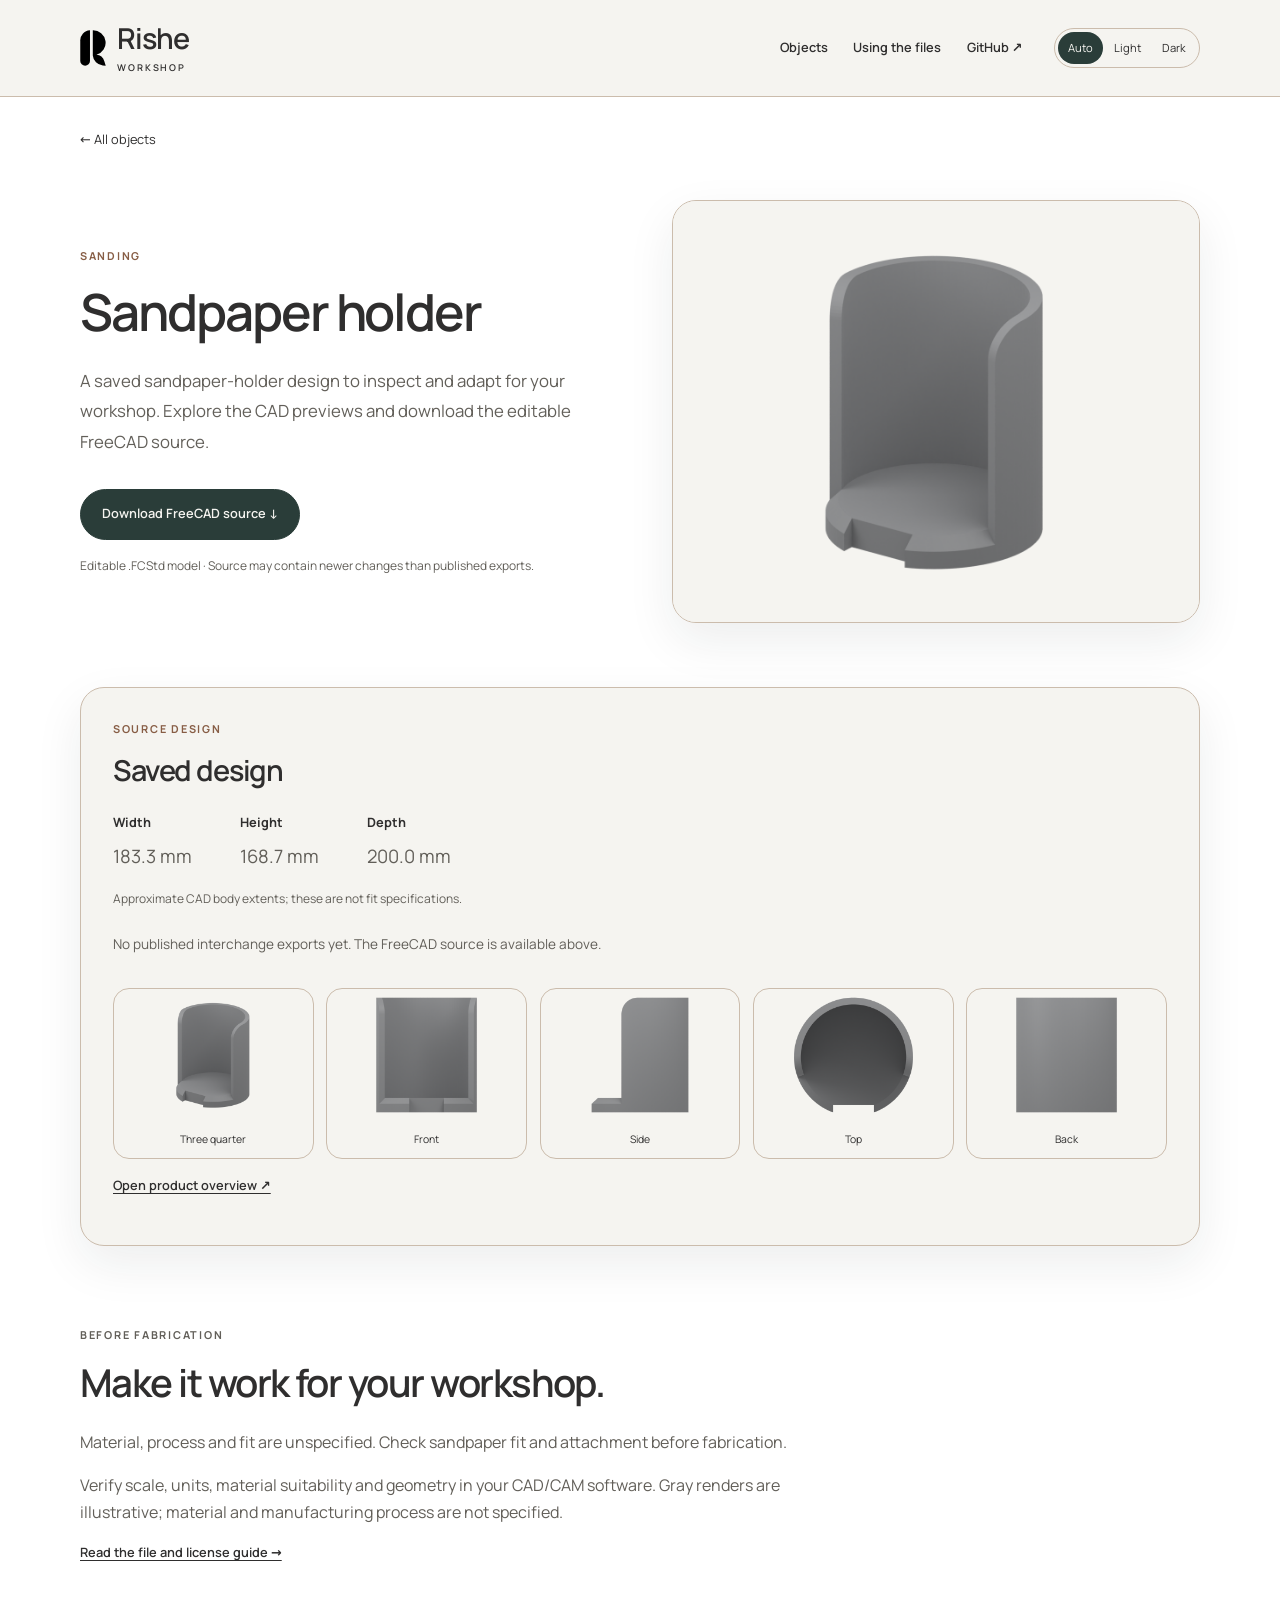
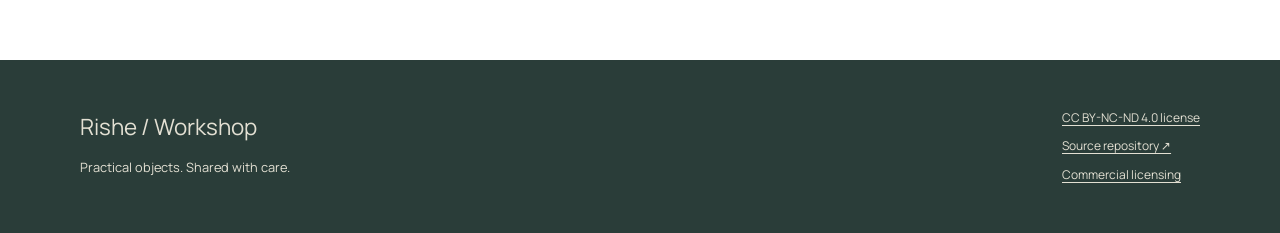
<file: objects/sanding-sandpaper-holder.html>
<!doctype html>
<html lang="en"><head><meta charset="utf-8"><meta name="viewport" content="width=device-width, initial-scale=1">
<title>Sandpaper holder | Rishe Workshop</title><meta name="description" content="A saved sandpaper-holder design to inspect and adapt for your workshop. Explore the CAD previews and download the editable FreeCAD source.">
<meta name="theme-color" content="#2a3d39"><meta property="og:title" content="Sandpaper holder | Rishe Workshop"><meta property="og:description" content="A saved sandpaper-holder design to inspect and adapt for your workshop. Explore the CAD previews and download the editable FreeCAD source."><meta property="og:type" content="website">
<link rel="icon" href="../assets/logo.svg" type="image/svg+xml"><link rel="preload" href="../assets/manrope-latin.woff2" as="font" type="font/woff2" crossorigin>
<link rel="stylesheet" href="../assets/site.css"><script src="../assets/theme.js"></script></head>
<body><a class="skip" href="#main">Skip to content</a><header><div class="editorial-container header-inner">
<a class="brand" href="../index.html"><img src="../assets/logo.svg" width="26" height="36" alt=""><span>Rishe<span class="brand-label">WORKSHOP</span></span></a>
<nav aria-label="Main navigation"><a href="../index.html#collection">Objects</a><a href="../index.html#using">Using the files</a><a href="https://github.com/rishehome/workshop-tools">GitHub ↗</a></nav>
<div class="themes" role="group" aria-label="Color theme" hidden><button data-theme="auto" aria-pressed="true">Auto</button><button data-theme="light" aria-pressed="false">Light</button><button data-theme="dark" aria-pressed="false">Dark</button></div></div></header>
<main id="main"><div class="editorial-container"><a class="back" href="../index.html#collection">← All objects</a><section class="detail-hero"><div><p class="section-kicker">Sanding</p><h1>Sandpaper holder</h1><p class="section-body">A saved sandpaper-holder design to inspect and adapt for your workshop. Explore the CAD previews and download the editable FreeCAD source.</p><a class="button" href="../files/sanding/sandpaper-holder/object.FCStd" download>Download FreeCAD source ↓</a><p class="small">Editable .FCStd model · Source may contain newer changes than published exports.</p></div><div class="detail-image"><img src="../files/sanding/sandpaper-holder/main/object/renders/solid-three-quarter.png" alt="Sandpaper holder" width="1200" height="800"></div></section><div class="variants"><section class="variant editorial-card"><p class="section-kicker">Source design</p><h2>Saved design</h2><dl class="dimensions"><div><dt>Width</dt><dd>183.3 mm</dd></div><div><dt>Height</dt><dd>168.7 mm</dd></div><div><dt>Depth</dt><dd>200.0 mm</dd></div></dl><p class="small">Approximate CAD body extents; these are not fit specifications.</p><div class="downloads"><p class="status">No published interchange exports yet. The FreeCAD source is available above.</p></div><div class=gallery><a class="view" href="../files/sanding/sandpaper-holder/main/object/renders/solid-three-quarter.png"><img src="../files/sanding/sandpaper-holder/main/object/renders/solid-three-quarter.png" alt="Sandpaper holder — three quarter view" loading="lazy" width="1200" height="800"><span>Three quarter</span></a><a class="view" href="../files/sanding/sandpaper-holder/main/object/renders/solid-front.png"><img src="../files/sanding/sandpaper-holder/main/object/renders/solid-front.png" alt="Sandpaper holder — front view" loading="lazy" width="1200" height="800"><span>Front</span></a><a class="view" href="../files/sanding/sandpaper-holder/main/object/renders/solid-side.png"><img src="../files/sanding/sandpaper-holder/main/object/renders/solid-side.png" alt="Sandpaper holder — side view" loading="lazy" width="1200" height="800"><span>Side</span></a><a class="view" href="../files/sanding/sandpaper-holder/main/object/renders/solid-top.png"><img src="../files/sanding/sandpaper-holder/main/object/renders/solid-top.png" alt="Sandpaper holder — top view" loading="lazy" width="1200" height="800"><span>Top</span></a><a class="view" href="../files/sanding/sandpaper-holder/main/object/renders/solid-back.png"><img src="../files/sanding/sandpaper-holder/main/object/renders/solid-back.png" alt="Sandpaper holder — back view" loading="lazy" width="1200" height="800"><span>Back</span></a></div><a class="text-link" href="../files/sanding/sandpaper-holder/main/object/overview/product-overview.png">Open product overview ↗</a></section></div><section class="before"><p class="section-kicker">Before fabrication</p><h2>Make it work for your workshop.</h2><p>Material, process and fit are unspecified. Check sandpaper fit and attachment before fabrication.</p><p>Verify scale, units, material suitability and geometry in your CAD/CAM software. Gray renders are illustrative; material and manufacturing process are not specified.</p><a class="text-link" href="../index.html#using">Read the file and license guide →</a></section></div></main><footer><div class="editorial-container footer-inner"><div><span class="footer-brand">Rishe / Workshop</span><p>Practical objects. Shared with care.</p></div><div><a href="../LICENSE.md">CC BY-NC-ND 4.0 license</a><a href="https://github.com/rishehome/workshop-tools">Source repository ↗</a><a href="mailto:info@rishehome.com">Commercial licensing</a></div></div></footer></body></html>
</file>
<file: assets/site.css>
@font-face{font-family:Manrope;src:url(manrope-latin.woff2) format('woff2');font-weight:200 800;font-display:swap}
:root{color-scheme:light;--brand:#2a3d39;--deep:#131f1d;--sand:#cbbcac;--cream:#e3e0d3;--header:#f5f4f0;--warm:#875d45;--ink:#2f2e2e;--page:#fff;--card:#f5f4f0;--text:var(--ink);--muted:#625f59;--border:var(--sand);--action:var(--brand);--action-text:var(--header);--shadow:0 18px 48px rgb(26 39 36 / 8%)}
:root[data-theme=dark]{color-scheme:dark;--page:var(--deep);--header:#1a2724;--card:#1f302b;--text:var(--cream);--muted:#c8cfc7;--border:#49605a;--warm:var(--sand);--action:var(--cream);--action-text:var(--deep);--shadow:0 20px 56px rgb(0 0 0 / 28%)}
*{box-sizing:border-box}html{scroll-behavior:smooth;scroll-padding-top:8rem}body{margin:0;font-family:Manrope,system-ui,sans-serif;color:var(--text);background:var(--page);line-height:1.7;-webkit-font-smoothing:antialiased}a{color:inherit;text-underline-offset:.25em}button{font:inherit}img{max-width:100%;display:block}h1,h2,h3,p{margin:0}h1,h2,h3{line-height:1.15;font-weight:600;letter-spacing:-.04em}h1{font-size:clamp(2.5rem,5vw,4.7rem)}h2{font-size:clamp(2rem,3vw,3rem)}h3{font-size:1.5rem}p+p{margin-top:1rem}.editorial-container{width:min(100%,76rem);margin-inline:auto;padding-inline:clamp(1.25rem,4vw,3rem)}header{position:sticky;top:0;z-index:10;background:var(--header);border-bottom:1px solid var(--border)}.header-inner{display:flex;align-items:center;gap:2rem;min-height:6rem}.brand{display:flex;align-items:center;gap:.7rem;text-decoration:none;font-size:1.8rem;font-weight:600;letter-spacing:-.04em;line-height:1}.brand-label{display:block;font-size:.58rem;letter-spacing:.2em;margin-top:.6rem}.brand img{width:26px;height:36px}:root[data-theme=dark] .brand img{filter:invert(1)}nav{display:flex;gap:1.6rem;margin-inline-start:auto;font-size:.8rem;font-weight:600}nav a{text-decoration:none}nav a:hover{text-decoration:underline}.themes{display:flex;border:1px solid var(--border);border-radius:999px;padding:3px;gap:2px}.themes button{border:0;border-radius:999px;padding:.4rem .6rem;font-size:.7rem;color:var(--text);background:transparent;cursor:pointer}.themes button[aria-pressed=true]{background:var(--action);color:var(--action-text)}[hidden]{display:none!important}:focus-visible{outline:3px solid var(--warm);outline-offset:5px}.skip{position:fixed;inset-block-start:-10rem;inset-inline-start:1rem;background:var(--action);color:var(--action-text);padding:1rem;z-index:100}.skip:focus{inset-block-start:1rem}.hero,.detail-hero{display:grid;grid-template-columns:1fr 1fr;align-items:center;gap:4rem;padding-block:5rem}.section-kicker{text-transform:uppercase;letter-spacing:.16em;color:var(--warm);font-size:.68rem;font-weight:700;margin-bottom:1rem}.section-body{font-size:1.05rem;line-height:1.8;color:var(--muted);margin-block:1.6rem 2rem;max-width:35rem}.button{display:inline-flex;align-items:center;justify-content:center;text-align:center;border:1px solid var(--action);border-radius:999px;padding:.85rem 1.3rem;text-decoration:none;font-size:.8rem;font-weight:600;background:var(--action);color:var(--action-text);transition:opacity 180ms ease,transform 180ms ease}.button:hover{opacity:.82;transform:translateY(-1px)}.button.secondary{background:transparent;color:var(--text);border-color:var(--border)}.hero-note,.small{font-size:.75rem;color:var(--muted);margin-top:1rem}.hero-media,.detail-image{display:block;border-radius:1.5rem;overflow:hidden;border:1px solid var(--border);background:var(--card);box-shadow:var(--shadow);text-decoration:none}.hero-media img,.detail-image img{width:100%;height:auto;aspect-ratio:1.25;object-fit:contain;background:var(--header)}.hero-media>span{display:flex;justify-content:space-between;padding:1.1rem 1.4rem;font-size:.7rem;font-weight:600}.collection{padding-block:3rem 5rem}.section-heading{display:flex;justify-content:space-between;align-items:end;gap:2rem;margin-bottom:2.5rem}.section-heading>p{font-size:.75rem;color:var(--muted);white-space:nowrap}.object-grid{display:grid;grid-template-columns:repeat(2,minmax(0,1fr));gap:2rem}.editorial-card{border:1px solid var(--border);border-radius:1.5rem;background:var(--card);box-shadow:var(--shadow);overflow:hidden}.card-link{display:block;text-decoration:none;height:100%}.card-media{aspect-ratio:1.5;background:var(--header);overflow:hidden;display:grid;place-items:center}.card-media img{width:100%;height:100%;object-fit:contain;transition:transform 180ms ease}.card-link:hover img{transform:scale(1.025)}.card-copy{padding:1.8rem}.card-copy .section-kicker{margin-bottom:.65rem}.card-copy>p:not(.section-kicker){margin-top:1rem;color:var(--muted);font-size:.85rem}.card-end{display:flex;justify-content:space-between;gap:1rem;margin-top:2rem;padding-top:1rem;border-top:1px solid var(--border);font-size:.7rem}.card-end>span:last-child{white-space:nowrap;font-weight:700}.using{display:grid;grid-template-columns:1fr 1fr;gap:5rem;padding-block:5rem;border-top:1px solid var(--border)}.using h2{margin-bottom:1.5rem}.using p,.before p{color:var(--muted)}.formats{margin:0}.formats>div{padding-block:1rem;border-bottom:1px solid var(--border)}.formats>div:first-child{padding-top:0}dt{font-size:.8rem;font-weight:700}dd{margin:.5rem 0 0;color:var(--muted);font-size:.85rem}.license{padding:3rem;border:1px solid var(--border);border-radius:1.5rem;background:var(--card);margin-bottom:5rem}.license p:not(.section-kicker){margin-block:1.5rem;max-width:46rem;color:var(--muted)}.text-link{display:inline-block;font-size:.8rem;font-weight:600;margin-block:1rem}.license .text-link{margin-inline-start:1.5rem}footer{background:var(--brand);color:var(--cream);padding-block:3rem}.footer-inner{display:flex;justify-content:space-between;gap:2rem}.footer-brand{font-size:1.4rem}.footer-inner p{font-size:.8rem;margin-top:.7rem}.footer-inner>div:last-child{display:flex;flex-direction:column;gap:.5rem;font-size:.75rem}.back{display:inline-block;margin-top:2rem;font-size:.8rem;text-decoration:none}.detail-hero{padding-block:3rem 4rem}.detail-hero h1{font-size:clamp(2.5rem,4vw,4rem)}.variants{display:grid;gap:2rem}.variant{padding:2rem}.variant h2{font-size:1.8rem}.downloads{display:flex;flex-wrap:wrap;gap:.7rem;margin-top:1.5rem}.dimensions{display:flex;flex-wrap:wrap;gap:3rem;margin-block:1.5rem 0}.dimensions dd{font-size:1.15rem}.gallery{display:grid;grid-template-columns:repeat(5,minmax(0,1fr));gap:.8rem;margin-top:2rem}.view{border-radius:1rem;overflow:hidden;border:1px solid var(--border);text-decoration:none;background:var(--header)}.view img{width:100%;height:auto;aspect-ratio:1.5;object-fit:contain}.view span{display:block;text-align:center;font-size:.65rem;padding:.6rem;color:var(--text)}.before{padding-block:5rem;max-width:45rem}.before h2{margin-bottom:1.5rem}.status{color:var(--muted);font-size:.85rem}.placeholder{font-size:.9rem;color:var(--muted)}
@media(min-width:1200px){.object-grid{grid-template-columns:repeat(3,minmax(0,1fr))}.card-copy{padding:1.5rem}}
@media(max-width:800px){.header-inner{flex-wrap:wrap;gap:1rem;padding-block:1rem;min-height:auto}.themes{margin-inline-start:auto}nav{order:3;width:100%;margin:0;justify-content:space-between;border-top:1px solid var(--border);padding-top:.75rem}.hero,.detail-hero{grid-template-columns:1fr;gap:2.5rem;padding-block:3rem}.hero h1{font-size:clamp(2.7rem,8vw,4.5rem)}.hero-media img{aspect-ratio:1.5}.section-heading{display:block}.section-heading>p{margin-top:1rem}.using{grid-template-columns:1fr;gap:2.5rem;padding-block:3rem}.license{padding:2rem}.license .text-link{display:block;margin-inline-start:0}.collection{padding-top:1rem}.gallery{grid-template-columns:repeat(3,minmax(0,1fr))}.footer-inner{flex-direction:column}.card-copy{padding:1.3rem}}
@media(max-width:540px){.object-grid{grid-template-columns:1fr}.variant{padding:1.3rem}.gallery{grid-template-columns:repeat(2,minmax(0,1fr))}.dimensions{gap:1.5rem}.downloads .button{flex:1 1 auto}.hero-media>span{padding:1rem}.card-end{font-size:.68rem}nav{gap:.5rem}.license{padding:1.5rem}}
@media(prefers-reduced-motion:reduce){html{scroll-behavior:auto}*,*::before,*::after{transition:none!important}}
</file>
